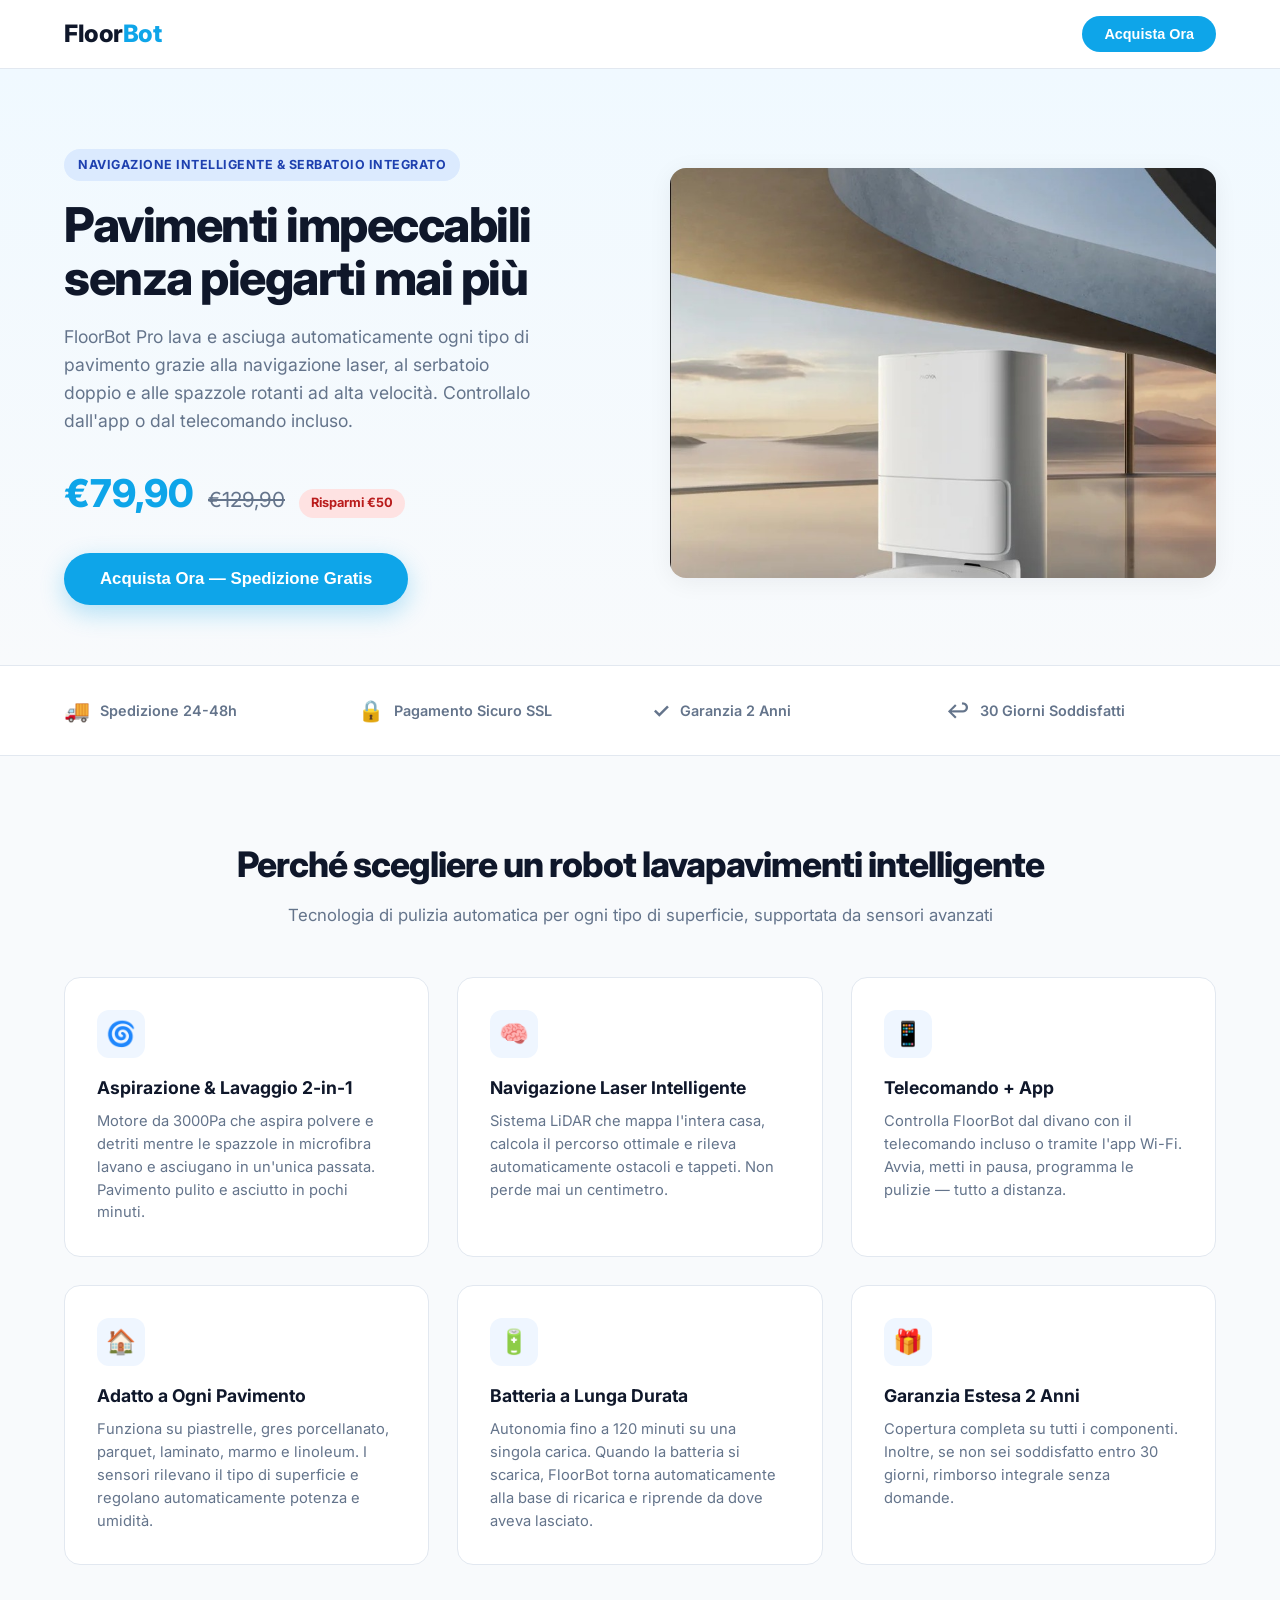
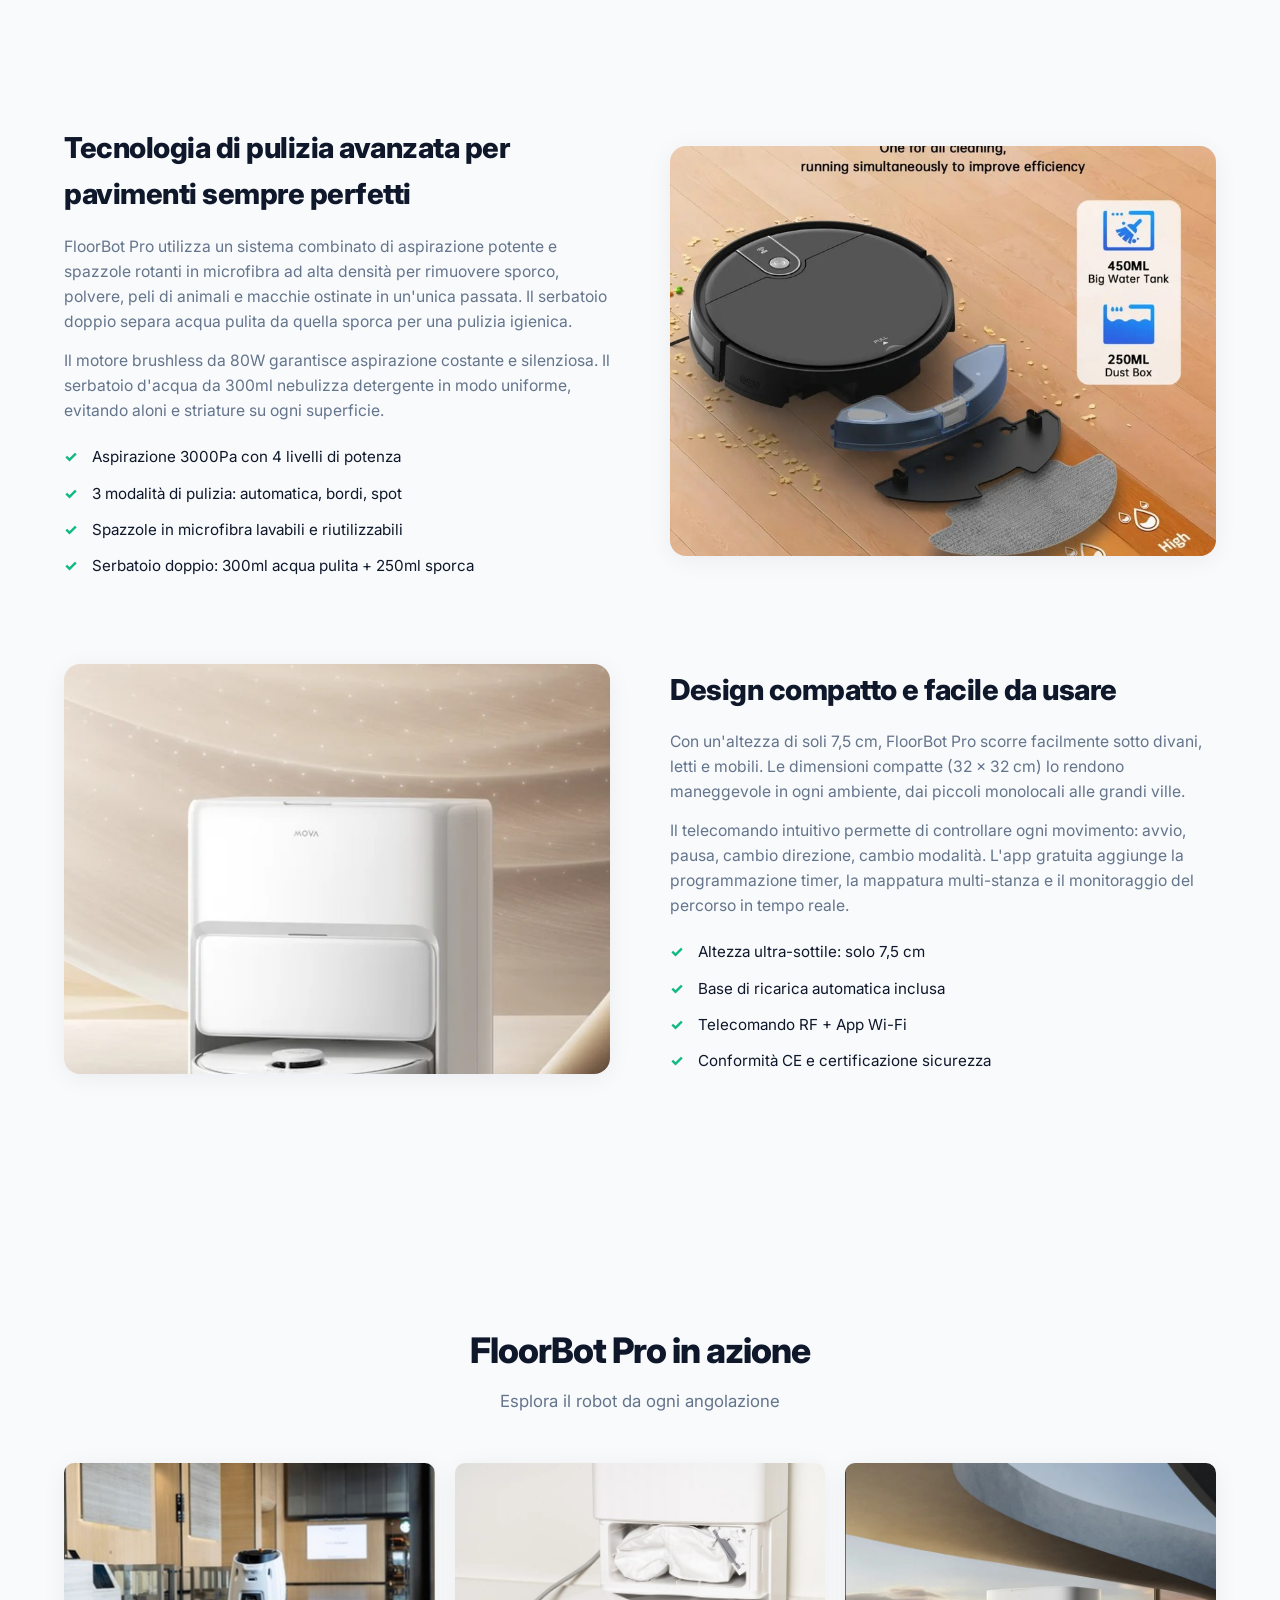
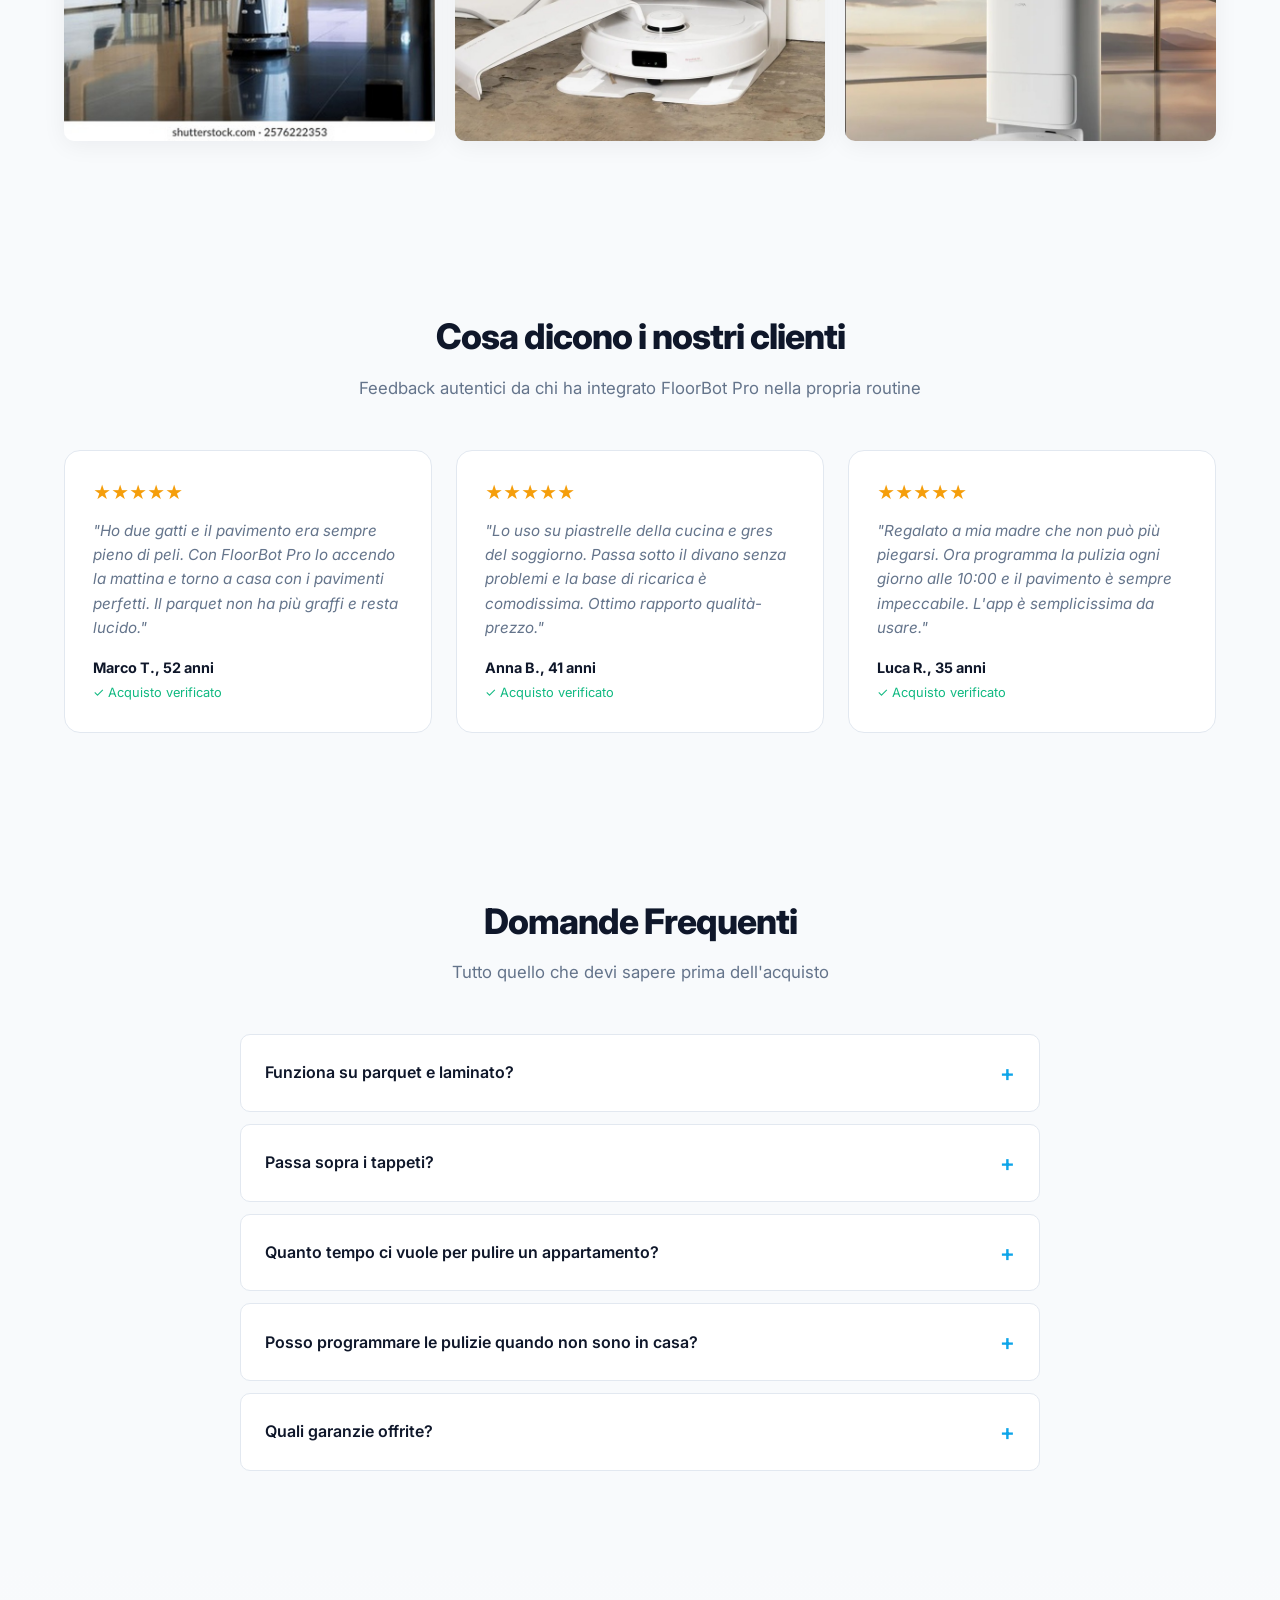
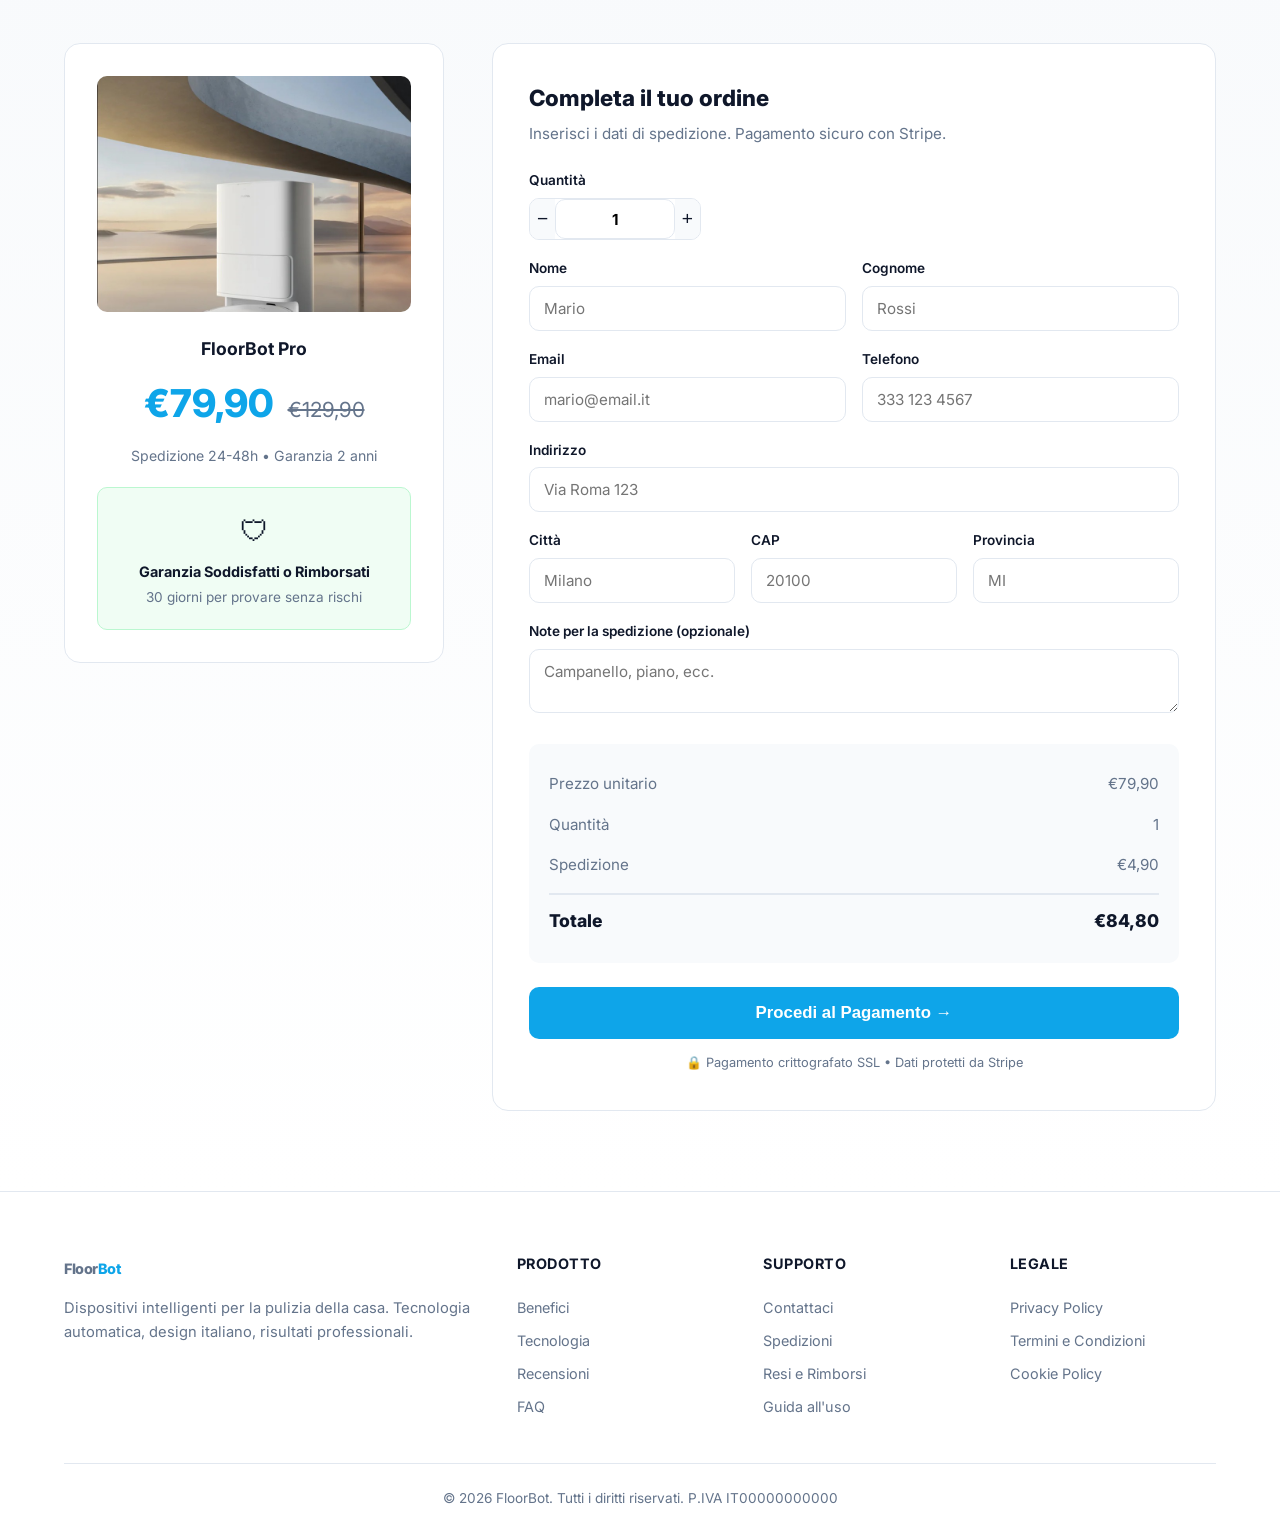
<file: index.html>
<!DOCTYPE html>
<html lang="it">
<head>
  <meta charset="UTF-8">
  <meta name="viewport" content="width=device-width, initial-scale=1.0">
  <meta http-equiv="Cache-Control" content="no-cache, no-store, must-revalidate">
  <meta http-equiv="Pragma" content="no-cache">
  <meta http-equiv="Expires" content="0">
  <title>FloorBot Pro | Robot Lavapavimenti Automatico — Pavimenti Lucidi Senza Sforzo</title>
  <meta name="description" content="Robot lavapavimenti automatico con navigazione intelligente e serbatoio integrato. Pulisce piastrelle, parquet, laminato e gres. Spedizione gratuita sopra 50€.">
  <link rel="preconnect" href="https://fonts.googleapis.com">
  <link href="https://fonts.googleapis.com/css2?family=Inter:wght@400;500;600;700;800&display=swap" rel="stylesheet">
  <link rel="stylesheet" href="css/style.css">
</head>
<body>
  <div class="deploy-banner" id="deployBanner">
    ⚠️ <strong>Modalità demo:</strong> il checkout è disattivato perché le Edge Functions non sono ancora deployate su Supabase.
    <a href="#" onclick="document.getElementById('deployBanner').style.display='none';return false;">Nascondi</a>
  </div>

  <header class="header">
    <div class="container header-inner">
      <a href="/" class="logo">Floor<span>Bot</span></a>
      <button class="nav-cta" onclick="openCheckout()">Acquista Ora</button>
    </div>
  </header>

  <section class="hero">
    <div class="container hero-grid">
      <div class="hero-content">
        <span class="hero-badge">Navigazione Intelligente &amp; Serbatoio Integrato</span>
        <h1>Pavimenti impeccabili senza piegarti mai più</h1>
        <p class="hero-sub">FloorBot Pro lava e asciuga automaticamente ogni tipo di pavimento grazie alla navigazione laser, al serbatoio doppio e alle spazzole rotanti ad alta velocità. Controllalo dall'app o dal telecomando incluso.</p>
        <div class="hero-price">
          <span class="price-current">€79,90</span>
          <span class="price-old">€129,90</span>
          <span class="price-save">Risparmi €50</span>
        </div>
        <button class="hero-cta" onclick="openCheckout()">
          Acquista Ora — Spedizione Gratis
        </button>
      </div>
      <div class="hero-img">
        <img src="assets/hero.svg" alt="FloorBot Pro Robot Lavapavimenti">
      </div>
    </div>
  </section>

  <section class="trust">
    <div class="container">
      <div class="trust-grid">
        <div class="trust-item"><div class="trust-icon">🚚</div> Spedizione 24-48 ore</div>
        <div class="trust-item"><div class="trust-icon">🔒</div> Pagamento Sicuro SSL</div>
        <div class="trust-item"><div class="trust-icon">✓</div> Garanzia 2 Anni</div>
        <div class="trust-item"><div class="trust-icon">↩</div> 30 Giorni Soddisfatti</div>
      </div>
    </div>
  </section>

  <section class="benefits" id="benefici">
    <div class="container">
      <h2 class="section-title">Perché scegliere un robot lavapavimenti intelligente</h2>
      <p class="section-sub">Tecnologia di pulizia automatica per ogni tipo di superficie, supportata da sensori avanzati</p>
      <div class="benefits-grid">
        <div class="benefit-card">
          <div class="benefit-icon">🌀</div>
          <h3>Aspirazione &amp; Lavaggio 2-in-1</h3>
          <p>Motore da 3000Pa che aspira polvere e detriti mentre le spazzole in microfibra lavano e asciugano in un'unica passata. Pavimento pulito e asciutto in pochi minuti.</p>
        </div>
        <div class="benefit-card">
          <div class="benefit-icon">🧠</div>
          <h3>Navigazione Laser Intelligente</h3>
          <p>Sistema LiDAR che mappa l'intera casa, calcola il percorso ottimale e rileva automaticamente ostacoli e tappeti. Non perde mai un centimetro.</p>
        </div>
        <div class="benefit-card">
          <div class="benefit-icon">📱</div>
          <h3>Telecomando + App</h3>
          <p>Controlla FloorBot dal divano con il telecomando incluso o tramite l'app Wi-Fi. Avvia, metti in pausa, programma le pulizie — tutto a distanza.</p>
        </div>
        <div class="benefit-card">
          <div class="benefit-icon">🏠</div>
          <h3>Adatto a Ogni Pavimento</h3>
          <p>Funziona su piastrelle, gres porcellanato, parquet, laminato, marmo e linoleum. I sensori rilevano il tipo di superficie e regolano automaticamente potenza e umidità.</p>
        </div>
        <div class="benefit-card">
          <div class="benefit-icon">🔋</div>
          <h3>Batteria a Lunga Durata</h3>
          <p>Autonomia fino a 120 minuti su una singola carica. Quando la batteria si scarica, FloorBot torna automaticamente alla base di ricarica e riprende da dove aveva lasciato.</p>
        </div>
        <div class="benefit-card">
          <div class="benefit-icon">🎁</div>
          <h3>Garanzia Estesa 2 Anni</h3>
          <p>Copertura completa su tutti i componenti. Inoltre, se non sei soddisfatto entro 30 giorni, rimborso integrale senza domande.</p>
        </div>
      </div>
    </div>
  </section>

  <section class="description" id="descrizione">
    <div class="container">
      <div class="desc-grid">
        <div class="desc-content">
          <h2>Tecnologia di pulizia avanzata per pavimenti sempre perfetti</h2>
          <p>FloorBot Pro utilizza un sistema combinato di aspirazione potente e spazzole rotanti in microfibra ad alta densità per rimuovere sporco, polvere, peli di animali e macchie ostinate in un'unica passata. Il serbatoio doppio separa acqua pulita da quella sporca per una pulizia igienica.</p>
          <p>Il motore brushless da 80W garantisce aspirazione costante e silenziosa. Il serbatoio d'acqua da 300ml nebulizza detergente in modo uniforme, evitando aloni e striature su ogni superficie.</p>
          <ul>
            <li>Aspirazione 3000Pa con 4 livelli di potenza</li>
            <li>3 modalità di pulizia: automatica, bordi, spot</li>
            <li>Spazzole in microfibra lavabili e riutilizzabili</li>
            <li>Serbatoio doppio: 300ml acqua pulita + 250ml sporca</li>
          </ul>
        </div>
        <div class="desc-img">
          <img src="assets/tecnologia.svg" alt="Tecnologia Pulizia Pavimenti">
        </div>
      </div>
      <div class="desc-grid reverse">
        <div class="desc-content">
          <h2>Design compatto e facile da usare</h2>
          <p>Con un'altezza di soli 7,5 cm, FloorBot Pro scorre facilmente sotto divani, letti e mobili. Le dimensioni compatte (32 × 32 cm) lo rendono maneggevole in ogni ambiente, dai piccoli monolocali alle grandi ville.</p>
          <p>Il telecomando intuitivo permette di controllare ogni movimento: avvio, pausa, cambio direzione, cambio modalità. L'app gratuita aggiunge la programmazione timer, la mappatura multi-stanza e il monitoraggio del percorso in tempo reale.</p>
          <ul>
            <li>Altezza ultra-sottile: solo 7,5 cm</li>
            <li>Base di ricarica automatica inclusa</li>
            <li>Telecomando RF + App Wi-Fi</li>
            <li>Conformità CE e certificazione sicurezza</li>
          </ul>
        </div>
        <div class="desc-img">
          <img src="assets/design.svg" alt="Design Compatto">
        </div>
      </div>
    </div>
  </section>

  <section class="gallery">
    <div class="container">
      <h2 class="section-title">FloorBot Pro in azione</h2>
      <p class="section-sub">Esplora il robot da ogni angolazione</p>
      <div class="gallery-grid">
        <div class="gallery-item">
          <img src="assets/gallery1.svg" alt="FloorBot su pavimento">
        </div>
        <div class="gallery-item">
          <img src="assets/gallery2.svg" alt="FloorBot con telecomando">
        </div>
        <div class="gallery-item">
          <img src="assets/hero.svg" alt="Dettaglio FloorBot">
        </div>
      </div>
    </div>
  </section>

  <section class="reviews" id="recensioni">
    <div class="container">
      <h2 class="section-title">Cosa dicono i nostri clienti</h2>
      <p class="section-sub">Feedback autentici da chi ha integrato FloorBot Pro nella propria routine</p>
      <div class="reviews-grid">
        <div class="review-card">
          <div class="stars">★★★★★</div>
          <p class="review-text">"Ho due gatti e il pavimento era sempre pieno di peli. Con FloorBot Pro lo accendo la mattina e torno a casa con i pavimenti perfetti. Il parquet non ha più graffi e resta lucido."</p>
          <div class="review-author">Marco T., 52 anni</div>
          <div class="review-verified">✓ Acquisto verificato</div>
        </div>
        <div class="review-card">
          <div class="stars">★★★★★</div>
          <p class="review-text">"Lo uso su piastrelle della cucina e gres del soggiorno. Passa sotto il divano senza problemi e la base di ricarica è comodissima. Ottimo rapporto qualità-prezzo."</p>
          <div class="review-author">Anna B., 41 anni</div>
          <div class="review-verified">✓ Acquisto verificato</div>
        </div>
        <div class="review-card">
          <div class="stars">★★★★★</div>
          <p class="review-text">"Regalato a mia madre che non può più piegarsi. Ora programma la pulizia ogni giorno alle 10:00 e il pavimento è sempre impeccabile. L'app è semplicissima da usare."</p>
          <div class="review-author">Luca R., 35 anni</div>
          <div class="review-verified">✓ Acquisto verificato</div>
        </div>
      </div>
    </div>
  </section>

  <section class="faq" id="faq">
    <div class="container">
      <h2 class="section-title">Domande Frequenti</h2>
      <p class="section-sub">Tutto quello che devi sapere prima dell'acquisto</p>
      <div class="faq-list">
        <div class="faq-item">
          <div class="faq-question">
            <span>Funziona su parquet e laminato?</span>
            <span class="faq-toggle">+</span>
          </div>
          <div class="faq-answer">Sì. FloorBot Pro è dotato di sensori che rilevano il tipo di pavimento e regolano automaticamente la quantità d'acqua e la potenza delle spazzole. Il parquet e il laminato vengono trattati con la modalità delicata per evitare graffi e eccesso di umidità.</div>
        </div>
        <div class="faq-item">
          <div class="faq-question">
            <span>Passa sopra i tappeti?</span>
            <span class="faq-toggle">+</span>
          </div>
          <div class="faq-answer">Sì, FloorBot Pro rileva automaticamente i tappeti e aumenta la potenza di aspirazione per pulirli a fondo. Se il tappeto è troppo spesso o con frange, puoi impostare zone vietate dall'app per evitare che il robot vi acceda.</div>
        </div>
        <div class="faq-item">
          <div class="faq-question">
            <span>Quanto tempo ci vuole per pulire un appartamento?</span>
            <span class="faq-toggle">+</span>
          </div>
          <div class="faq-answer">Un appartamento di 80 m² viene pulito in circa 45-60 minuti in modalità automatica. Il tempo varia in base al livello di sporco e alla disposizione dei mobili. L'autonomia di 120 minuti copre comodamente superfici fino a 150 m².</div>
        </div>
        <div class="faq-item">
          <div class="faq-question">
            <span>Posso programmare le pulizie quando non sono in casa?</span>
            <span class="faq-toggle">+</span>
          </div>
          <div class="faq-answer">Assolutamente sì. Tramite l'app Wi-Fi puoi programmare fino a 7 sessioni settimanali, scegliendo giorno, ora e modalità di pulizia. FloorBot partirà automaticamente, pulirà e tornerà alla base di ricarica senza alcun intervento.</div>
        </div>
        <div class="faq-item">
          <div class="faq-question">
            <span>Quali garanzie offrite?</span>
            <span class="faq-toggle">+</span>
          </div>
          <div class="faq-answer">FloorBot Pro è coperto da garanzia commerciale di 2 anni su tutti i componenti elettronici e meccanici. Inoltre, se non sei soddisfatto entro 30 giorni dall'acquisto, offriamo rimborso integrale senza necessità di motivazione.</div>
        </div>
      </div>
    </div>
  </section>

  <section class="checkout-section" id="checkout">
    <div class="container">
      <div class="checkout-grid">
        <div class="checkout-product">
          <img src="assets/hero.svg" alt="FloorBot Pro">
          <h3>FloorBot Pro — Robot Lavapavimenti Automatico</h3>
          <div class="hero-price" style="justify-content:center;margin:10px 0;">
            <span class="price-current">€79,90</span>
            <span class="price-old">€129,90</span>
          </div>
          <p style="text-align:center;color:var(--text-light);font-size:0.88rem;">Spedizione 24-48h • Garanzia 2 anni</p>
          <div class="guarantee-box">
            <div class="icon">🛡</div>
            <h4>Garanzia Soddisfatti o Rimborsati</h4>
            <p>30 giorni per provare senza rischi</p>
          </div>
        </div>

        <div class="checkout-form">
          <h2>Completa il tuo ordine</h2>
          <p>Inserisci i dati di spedizione. Pagamento sicuro con Stripe.</p>

          <div class="alert error" id="alertBox">
            <span>⚠</span> <span id="alertMsg"></span>
          </div>

          <div id="orderSavedBanner" class="order-saved-banner">
            <span class="icon">✓</span>
            <span>Ordine salvato con successo! Ti stiamo reindirizzando al pagamento sicuro...</span>
          </div>

          <div class="form-group">
            <label>Quantità</label>
            <div class="qty-selector">
              <button type="button" class="qty-btn" onclick="changeQty(-1)">−</button>
              <input type="number" class="qty-input" id="qty" value="1" min="1" max="10" readonly>
              <button type="button" class="qty-btn" onclick="changeQty(1)">+</button>
            </div>
          </div>

          <div class="form-row">
            <div class="form-group">
              <label>Nome</label>
              <input type="text" id="nome" placeholder="Mario" required>
            </div>
            <div class="form-group">
              <label>Cognome</label>
              <input type="text" id="cognome" placeholder="Rossi" required>
            </div>
          </div>

          <div class="form-row">
            <div class="form-group">
              <label>Email</label>
              <input type="email" id="email" placeholder="mario@email.it" required>
            </div>
            <div class="form-group">
              <label>Telefono</label>
              <input type="tel" id="telefono" placeholder="333 123 4567">
            </div>
          </div>

          <div class="form-group">
            <label>Indirizzo</label>
            <input type="text" id="indirizzo" placeholder="Via Roma 123" required>
          </div>

          <div class="form-row three">
            <div class="form-group">
              <label>Città</label>
              <input type="text" id="citta" placeholder="Milano" required>
            </div>
            <div class="form-group">
              <label>CAP</label>
              <input type="text" id="cap" placeholder="20100" required>
            </div>
            <div class="form-group">
              <label>Provincia</label>
              <input type="text" id="provincia" placeholder="MI" required>
            </div>
          </div>

          <div class="form-group">
            <label>Note per la spedizione (opzionale)</label>
            <textarea id="note" rows="2" placeholder="Campanello, piano, ecc."></textarea>
          </div>

          <div class="order-summary">
            <div class="summary-row">
              <span>Prezzo unitario</span>
              <span id="summaryPrice">€79,90</span>
            </div>
            <div class="summary-row">
              <span>Quantità</span>
              <span id="summaryQty">1</span>
            </div>
            <div class="summary-row">
              <span>Spedizione</span>
              <span id="summaryShipping">€4,90</span>
            </div>
            <div class="summary-row total">
              <span>Totale</span>
              <span id="summaryTotal">€84,80</span>
            </div>
          </div>

          <button type="button" class="submit-btn" id="submitBtn" onclick="submitOrder()">
            <span class="spinner" id="spinner"></span>
            <span id="btnText">Procedi al Pagamento →</span>
          </button>
          <div class="secure-note">
            🔒 Pagamento crittografato SSL • Dati protetti da Stripe
          </div>
        </div>
      </div>
    </div>
  </section>

  <footer class="footer">
    <div class="container">
      <div class="footer-grid">
        <div class="footer-brand">
          <a href="/" class="logo">Floor<span>Bot</span></a>
          <p>Dispositivi intelligenti per la pulizia della casa. Tecnologia automatica, design italiano, risultati professionali.</p>
        </div>
        <div>
          <h4>Prodotto</h4>
          <a href="/#benefici">Benefici</a>
          <a href="/#descrizione">Tecnologia</a>
          <a href="/#recensioni">Recensioni</a>
          <a href="/#faq">FAQ</a>
        </div>
        <div>
          <h4>Supporto</h4>
          <a href="contatti.html">Contattaci</a>
          <a href="spedizioni.html">Spedizioni</a>
          <a href="resi.html">Resi e Rimborsi</a>
          <a href="guida.html">Guida all'uso</a>
        </div>
        <div>
          <h4>Legale</h4>
          <a href="privacy.html">Privacy Policy</a>
          <a href="termini.html">Termini e Condizioni</a>
          <a href="cookie.html">Cookie Policy</a>
        </div>
      </div>
      <div class="footer-bottom">
        © 2026 FloorBot. Tutti i diritti riservati. P.IVA IT00000000000
      </div>
    </div>
  </footer>

  <script src="js/config.js?v=2"></script>
  <script src="js/product.js?v=2"></script>
  <script src="js/cart.js?v=2"></script>
  <script src="js/main.js?v=2"></script>
</body>
</html>
</file>
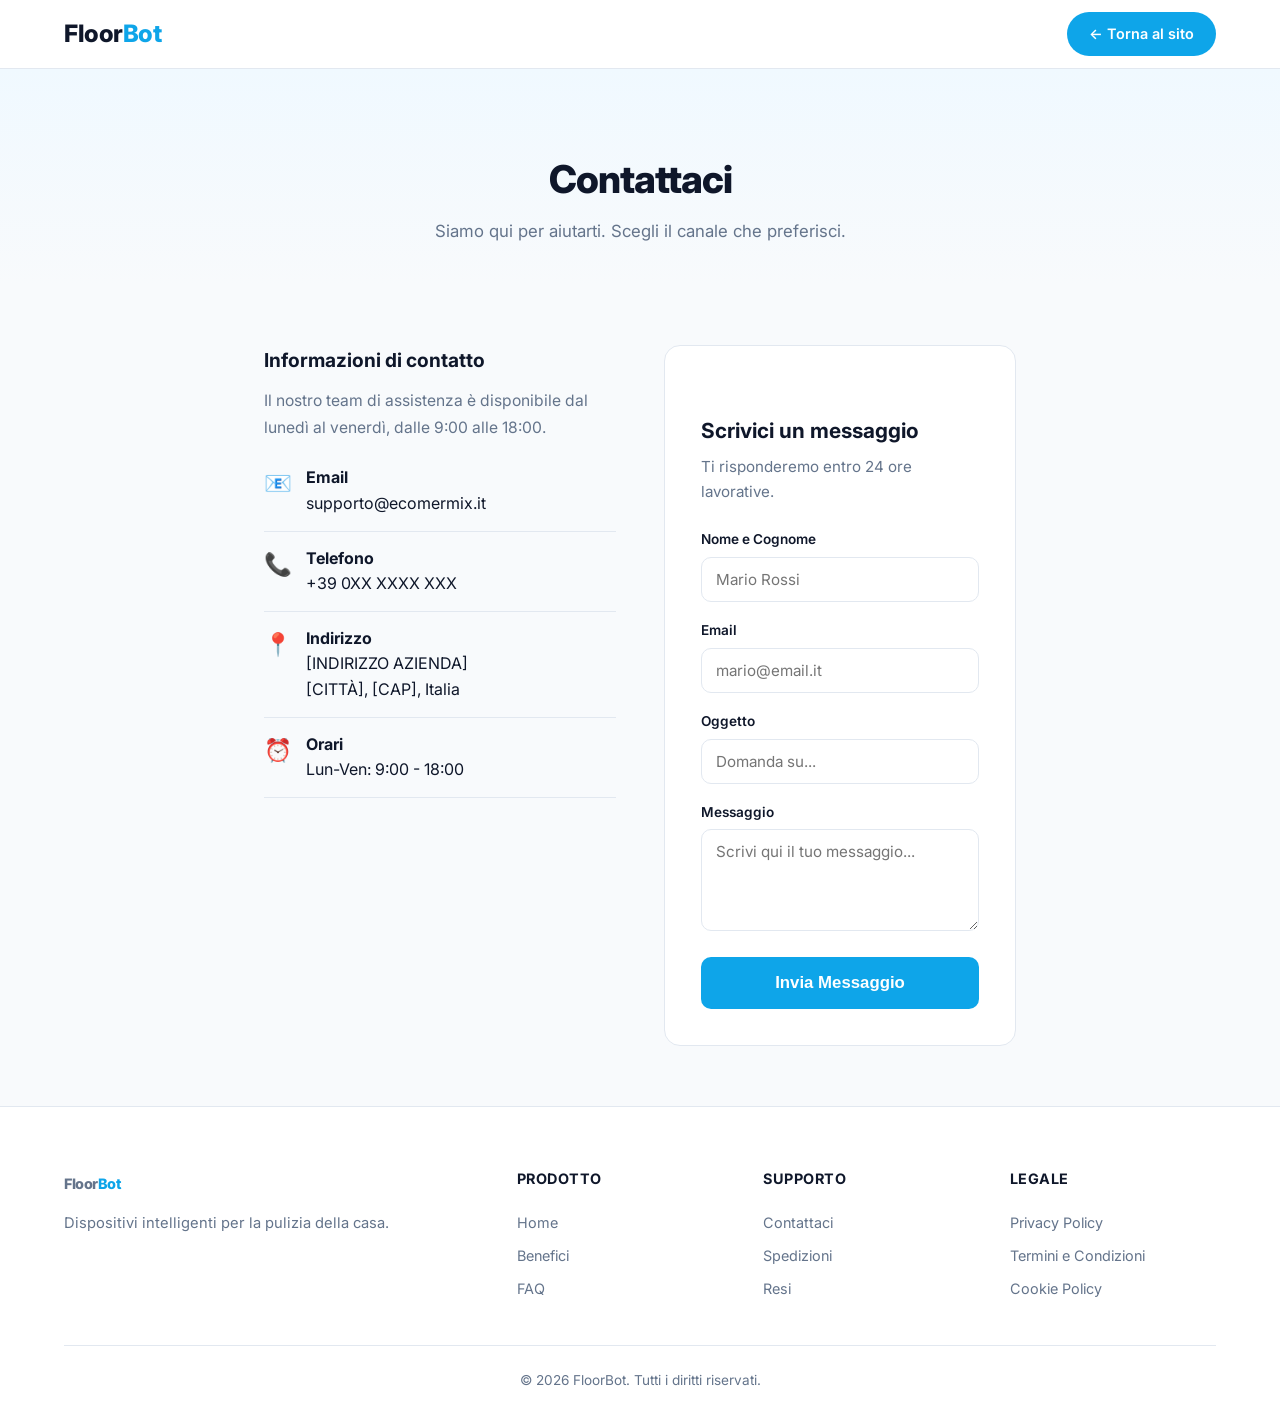
<file: contatti.html>
<!DOCTYPE html>
<html lang="it">
<head>
  <meta charset="UTF-8">
  <meta name="viewport" content="width=device-width, initial-scale=1.0">
  <title>Contattaci | FloorBot Pro</title>
  <link rel="preconnect" href="https://fonts.googleapis.com">
  <link href="https://fonts.googleapis.com/css2?family=Inter:wght@400;500;600;700;800&display=swap" rel="stylesheet">
  <link rel="stylesheet" href="css/style.css">
</head>
<body>
  <header class="header">
    <div class="container header-inner">
      <a href="/" class="logo">Floor<span>Bot</span></a>
      <a href="/" class="nav-cta">← Torna al sito</a>
    </div>
  </header>

  <section class="page-header">
    <div class="container">
      <h1>Contattaci</h1>
      <p>Siamo qui per aiutarti. Scegli il canale che preferisci.</p>
    </div>
  </section>

  <section class="page-content">
    <div class="container">
      <div class="contact-grid">
        <div class="contact-info">
          <h3>Informazioni di contatto</h3>
          <p>Il nostro team di assistenza è disponibile dal lunedì al venerdì, dalle 9:00 alle 18:00.</p>

          <div class="contact-item">
            <div class="contact-icon">📧</div>
            <div>
              <strong>Email</strong><br>
              <span>supporto@ecomermix.it</span>
            </div>
          </div>

          <div class="contact-item">
            <div class="contact-icon">📞</div>
            <div>
              <strong>Telefono</strong><br>
              <span>+39 0XX XXXX XXX</span>
            </div>
          </div>

          <div class="contact-item">
            <div class="contact-icon">📍</div>
            <div>
              <strong>Indirizzo</strong><br>
              <span>[INDIRIZZO AZIENDA]<br>[CITTÀ], [CAP], Italia</span>
            </div>
          </div>

          <div class="contact-item">
            <div class="contact-icon">⏰</div>
            <div>
              <strong>Orari</strong><br>
              <span>Lun-Ven: 9:00 - 18:00</span>
            </div>
          </div>
        </div>

        <div class="checkout-form" style="padding:36px;">
          <h2 style="font-size:1.3rem;margin-bottom:6px;">Scrivici un messaggio</h2>
          <p style="color:var(--text-light);margin-bottom:24px;font-size:0.95rem;">Ti risponderemo entro 24 ore lavorative.</p>

          <div class="form-group">
            <label>Nome e Cognome</label>
            <input type="text" placeholder="Mario Rossi">
          </div>
          <div class="form-group">
            <label>Email</label>
            <input type="email" placeholder="mario@email.it">
          </div>
          <div class="form-group">
            <label>Oggetto</label>
            <input type="text" placeholder="Domanda su...">
          </div>
          <div class="form-group">
            <label>Messaggio</label>
            <textarea rows="4" placeholder="Scrivi qui il tuo messaggio..."></textarea>
          </div>
          <button type="button" class="submit-btn" onclick="alert('Form di contatto demo — configura l'invio email quando vuoi.')">
            Invia Messaggio
          </button>
        </div>
      </div>
    </div>
  </section>

  <footer class="footer">
    <div class="container">
      <div class="footer-grid">
        <div class="footer-brand"><a href="/" class="logo">Floor<span>Bot</span></a><p>Dispositivi intelligenti per la pulizia della casa.</p></div>
        <div><h4>Prodotto</h4><a href="/">Home</a><a href="/#benefici">Benefici</a><a href="/#faq">FAQ</a></div>
        <div><h4>Supporto</h4><a href="contatti.html">Contattaci</a><a href="spedizioni.html">Spedizioni</a><a href="resi.html">Resi</a></div>
        <div><h4>Legale</h4><a href="privacy.html">Privacy Policy</a><a href="termini.html">Termini e Condizioni</a><a href="cookie.html">Cookie Policy</a></div>
      </div>
      <div class="footer-bottom">© 2026 FloorBot. Tutti i diritti riservati.</div>
    </div>
  </footer>
</body>
</html>
</file>
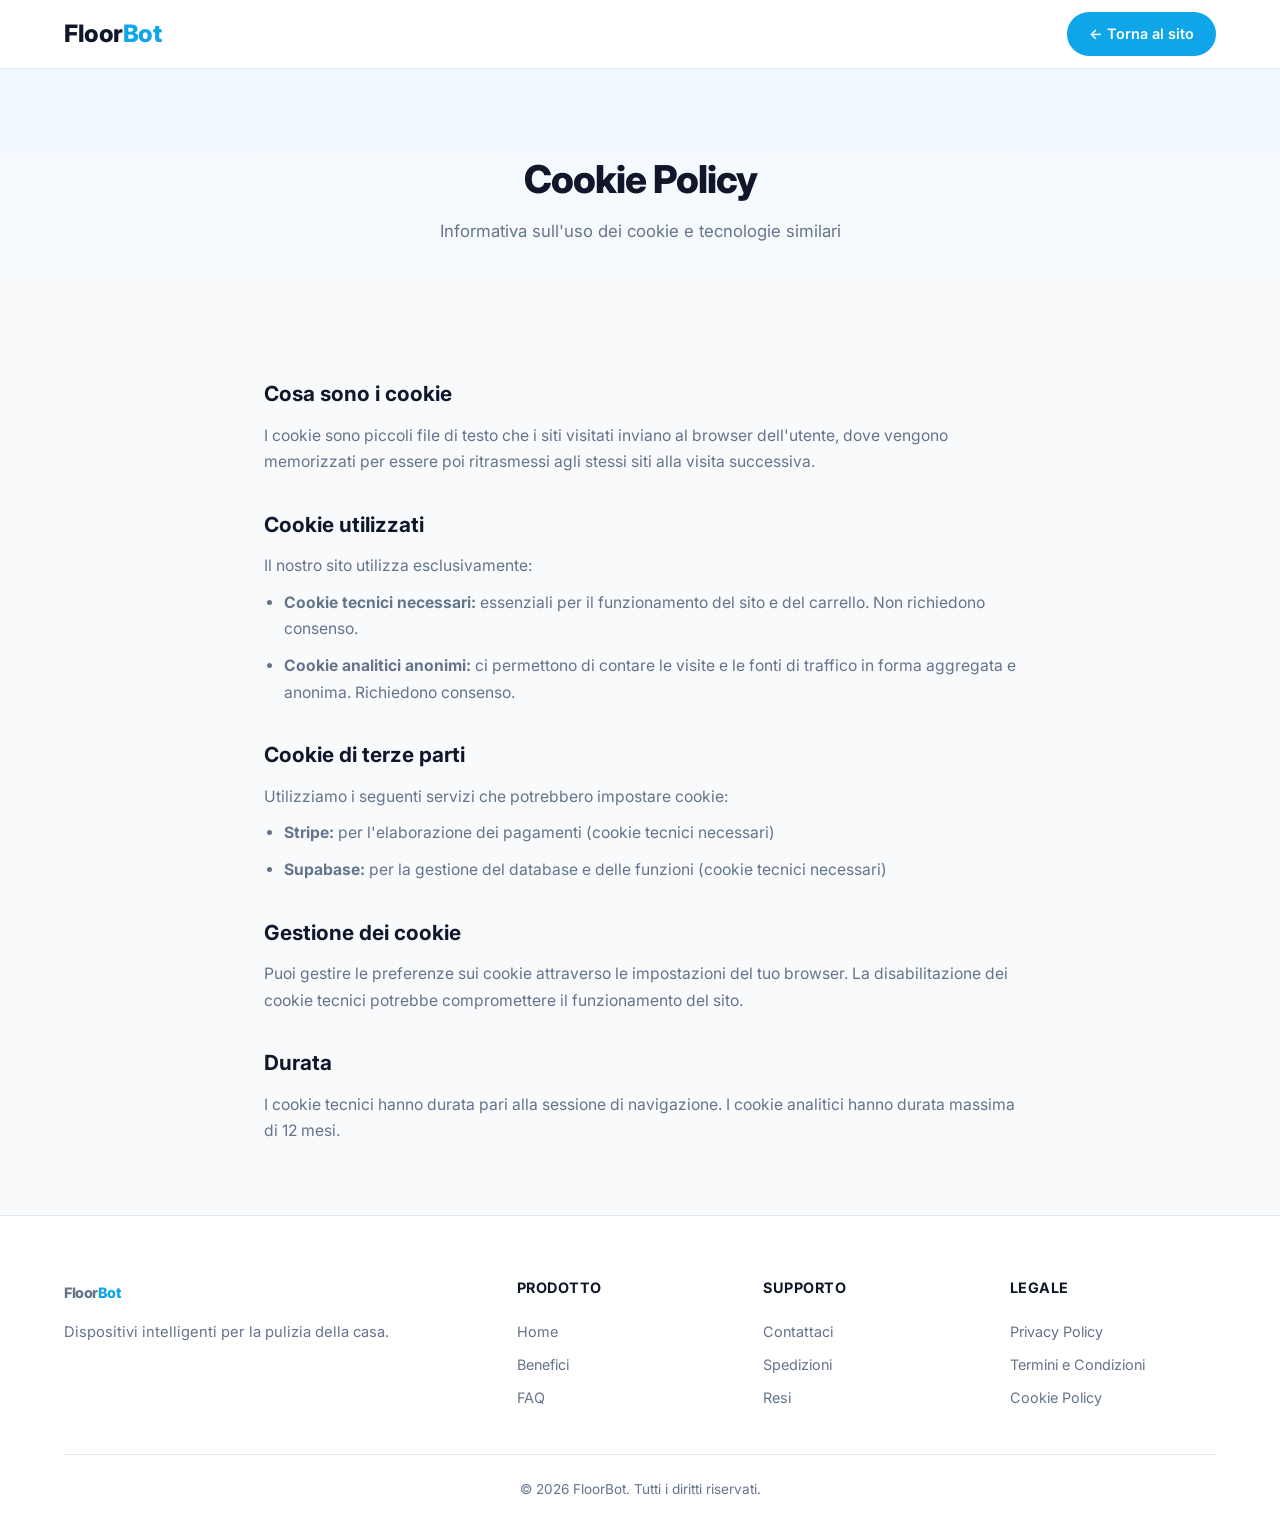
<file: cookie.html>
<!DOCTYPE html>
<html lang="it">
<head>
  <meta charset="UTF-8">
  <meta name="viewport" content="width=device-width, initial-scale=1.0">
  <title>Cookie Policy | FloorBot Pro</title>
  <link rel="preconnect" href="https://fonts.googleapis.com">
  <link href="https://fonts.googleapis.com/css2?family=Inter:wght@400;500;600;700;800&display=swap" rel="stylesheet">
  <link rel="stylesheet" href="css/style.css">
</head>
<body>
  <header class="header">
    <div class="container header-inner">
      <a href="/" class="logo">Floor<span>Bot</span></a>
      <a href="/" class="nav-cta">← Torna al sito</a>
    </div>
  </header>

  <section class="page-header">
    <div class="container">
      <h1>Cookie Policy</h1>
      <p>Informativa sull'uso dei cookie e tecnologie similari</p>
    </div>
  </section>

  <section class="page-content">
    <div class="container">
      <h2>Cosa sono i cookie</h2>
      <p>I cookie sono piccoli file di testo che i siti visitati inviano al browser dell'utente, dove vengono memorizzati per essere poi ritrasmessi agli stessi siti alla visita successiva.</p>

      <h2>Cookie utilizzati</h2>
      <p>Il nostro sito utilizza esclusivamente:</p>
      <ul>
        <li><strong>Cookie tecnici necessari:</strong> essenziali per il funzionamento del sito e del carrello. Non richiedono consenso.</li>
        <li><strong>Cookie analitici anonimi:</strong> ci permettono di contare le visite e le fonti di traffico in forma aggregata e anonima. Richiedono consenso.</li>
      </ul>

      <h2>Cookie di terze parti</h2>
      <p>Utilizziamo i seguenti servizi che potrebbero impostare cookie:</p>
      <ul>
        <li><strong>Stripe:</strong> per l'elaborazione dei pagamenti (cookie tecnici necessari)</li>
        <li><strong>Supabase:</strong> per la gestione del database e delle funzioni (cookie tecnici necessari)</li>
      </ul>

      <h2>Gestione dei cookie</h2>
      <p>Puoi gestire le preferenze sui cookie attraverso le impostazioni del tuo browser. La disabilitazione dei cookie tecnici potrebbe compromettere il funzionamento del sito.</p>

      <h2>Durata</h2>
      <p>I cookie tecnici hanno durata pari alla sessione di navigazione. I cookie analitici hanno durata massima di 12 mesi.</p>
    </div>
  </section>

  <footer class="footer">
    <div class="container">
      <div class="footer-grid">
        <div class="footer-brand"><a href="/" class="logo">Floor<span>Bot</span></a><p>Dispositivi intelligenti per la pulizia della casa.</p></div>
        <div><h4>Prodotto</h4><a href="/">Home</a><a href="/#benefici">Benefici</a><a href="/#faq">FAQ</a></div>
        <div><h4>Supporto</h4><a href="contatti.html">Contattaci</a><a href="spedizioni.html">Spedizioni</a><a href="resi.html">Resi</a></div>
        <div><h4>Legale</h4><a href="privacy.html">Privacy Policy</a><a href="termini.html">Termini e Condizioni</a><a href="cookie.html">Cookie Policy</a></div>
      </div>
      <div class="footer-bottom">© 2026 FloorBot. Tutti i diritti riservati.</div>
    </div>
  </footer>
</body>
</html>
</file>
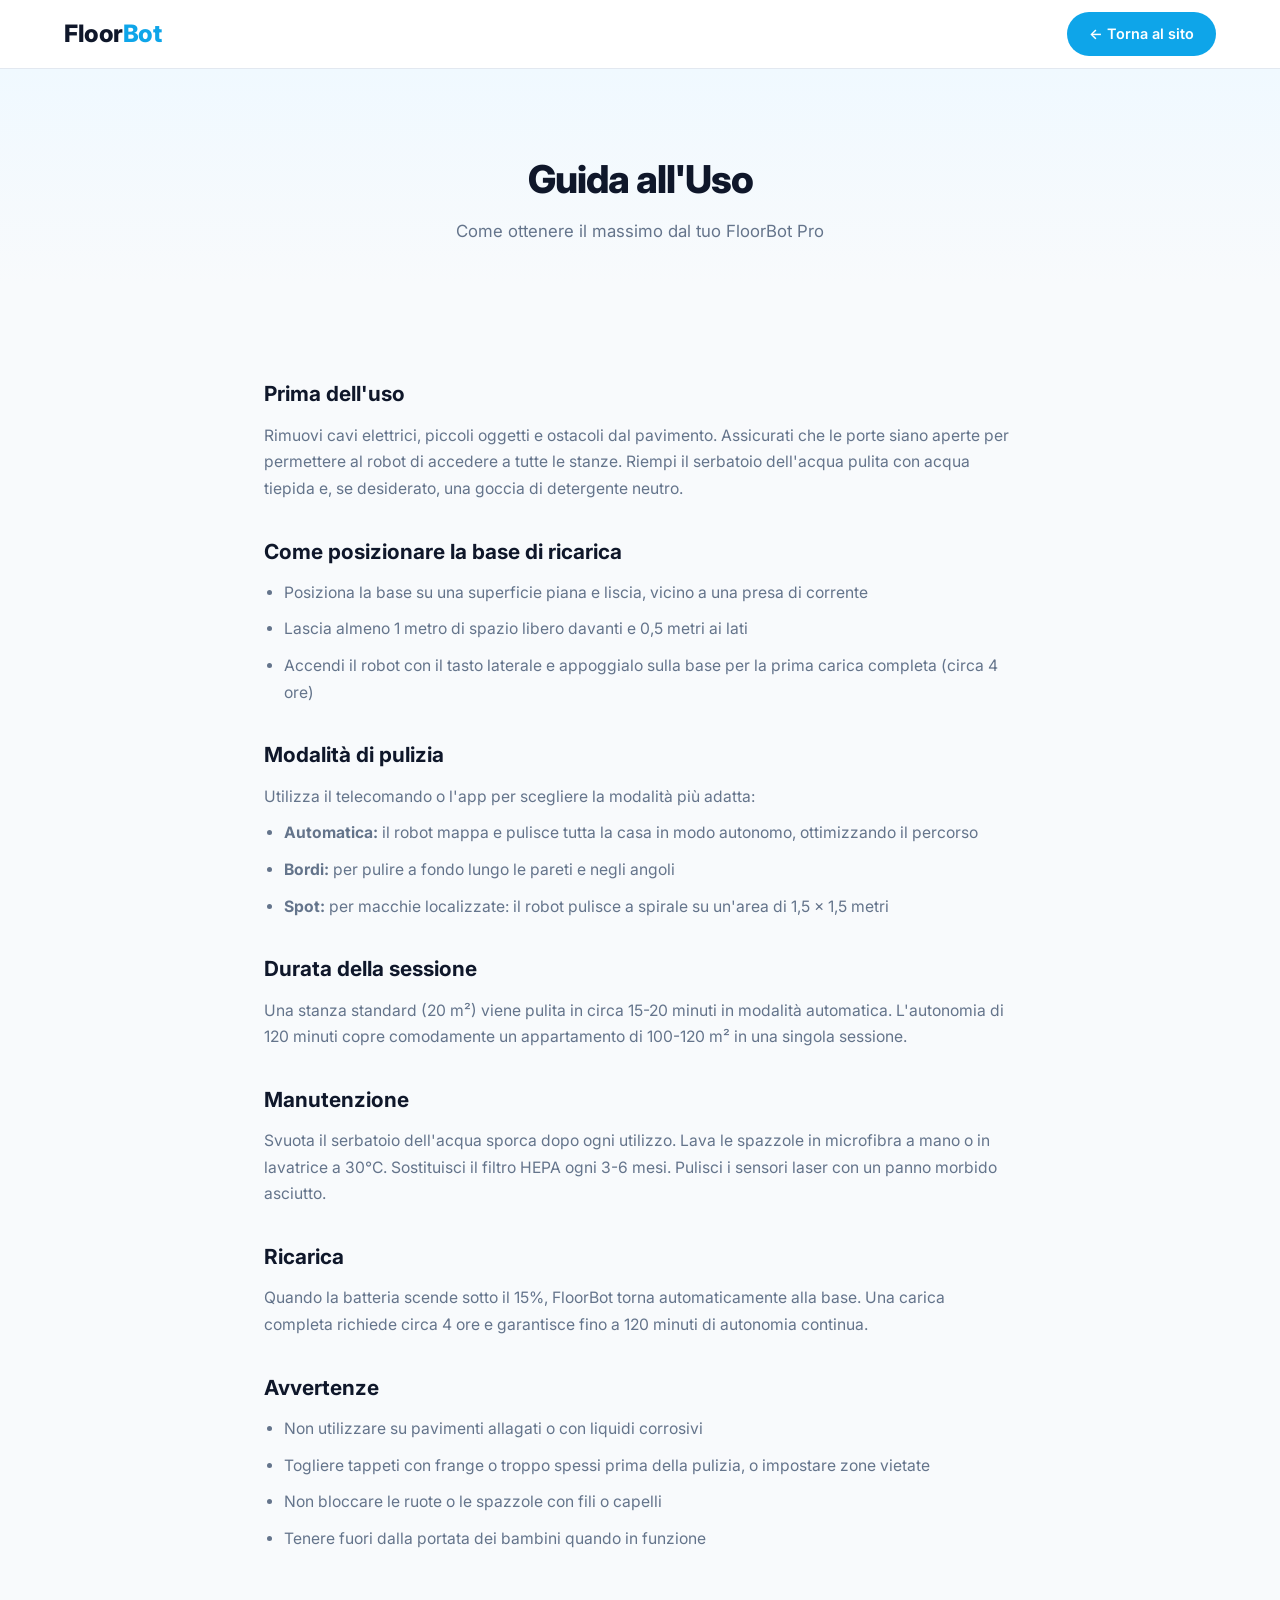
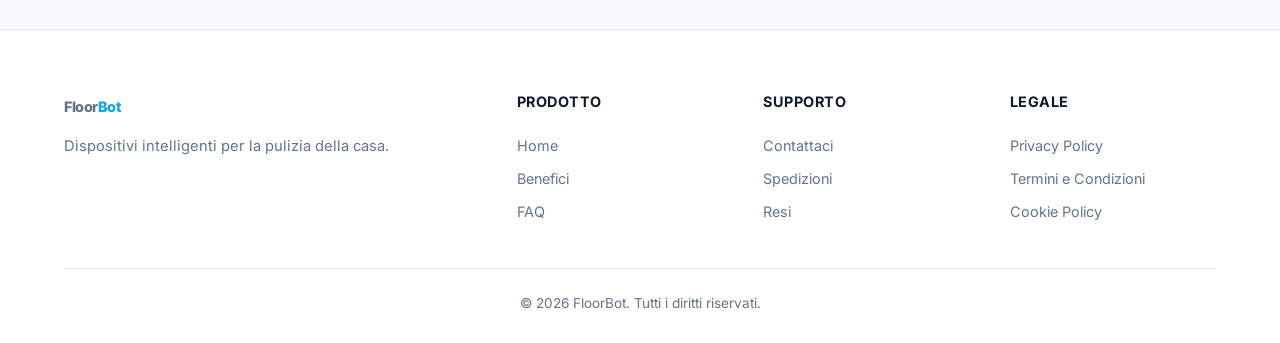
<file: guida.html>
<!DOCTYPE html>
<html lang="it">
<head>
  <meta charset="UTF-8">
  <meta name="viewport" content="width=device-width, initial-scale=1.0">
  <title>Guida all'Uso | FloorBot Pro</title>
  <link rel="preconnect" href="https://fonts.googleapis.com">
  <link href="https://fonts.googleapis.com/css2?family=Inter:wght@400;500;600;700;800&display=swap" rel="stylesheet">
  <link rel="stylesheet" href="css/style.css">
</head>
<body>
  <header class="header">
    <div class="container header-inner">
      <a href="/" class="logo">Floor<span>Bot</span></a>
      <a href="/" class="nav-cta">← Torna al sito</a>
    </div>
  </header>

  <section class="page-header">
    <div class="container">
      <h1>Guida all'Uso</h1>
      <p>Come ottenere il massimo dal tuo FloorBot Pro</p>
    </div>
  </section>

  <section class="page-content">
    <div class="container">
      <h2>Prima dell'uso</h2>
      <p>Rimuovi cavi elettrici, piccoli oggetti e ostacoli dal pavimento. Assicurati che le porte siano aperte per permettere al robot di accedere a tutte le stanze. Riempi il serbatoio dell'acqua pulita con acqua tiepida e, se desiderato, una goccia di detergente neutro.</p>

      <h2>Come posizionare la base di ricarica</h2>
      <ul>
        <li>Posiziona la base su una superficie piana e liscia, vicino a una presa di corrente</li>
        <li>Lascia almeno 1 metro di spazio libero davanti e 0,5 metri ai lati</li>
        <li>Accendi il robot con il tasto laterale e appoggialo sulla base per la prima carica completa (circa 4 ore)</li>
      </ul>

      <h2>Modalità di pulizia</h2>
      <p>Utilizza il telecomando o l'app per scegliere la modalità più adatta:</p>
      <ul>
        <li><strong>Automatica:</strong> il robot mappa e pulisce tutta la casa in modo autonomo, ottimizzando il percorso</li>
        <li><strong>Bordi:</strong> per pulire a fondo lungo le pareti e negli angoli</li>
        <li><strong>Spot:</strong> per macchie localizzate: il robot pulisce a spirale su un'area di 1,5 × 1,5 metri</li>
      </ul>

      <h2>Durata della sessione</h2>
      <p>Una stanza standard (20 m²) viene pulita in circa 15-20 minuti in modalità automatica. L'autonomia di 120 minuti copre comodamente un appartamento di 100-120 m² in una singola sessione.</p>

      <h2>Manutenzione</h2>
      <p>Svuota il serbatoio dell'acqua sporca dopo ogni utilizzo. Lava le spazzole in microfibra a mano o in lavatrice a 30°C. Sostituisci il filtro HEPA ogni 3-6 mesi. Pulisci i sensori laser con un panno morbido asciutto.</p>

      <h2>Ricarica</h2>
      <p>Quando la batteria scende sotto il 15%, FloorBot torna automaticamente alla base. Una carica completa richiede circa 4 ore e garantisce fino a 120 minuti di autonomia continua.</p>

      <h2>Avvertenze</h2>
      <ul>
        <li>Non utilizzare su pavimenti allagati o con liquidi corrosivi</li>
        <li>Togliere tappeti con frange o troppo spessi prima della pulizia, o impostare zone vietate</li>
        <li>Non bloccare le ruote o le spazzole con fili o capelli</li>
        <li>Tenere fuori dalla portata dei bambini quando in funzione</li>
      </ul>
    </div>
  </section>

  <footer class="footer">
    <div class="container">
      <div class="footer-grid">
        <div class="footer-brand"><a href="/" class="logo">Floor<span>Bot</span></a><p>Dispositivi intelligenti per la pulizia della casa.</p></div>
        <div><h4>Prodotto</h4><a href="/">Home</a><a href="/#benefici">Benefici</a><a href="/#faq">FAQ</a></div>
        <div><h4>Supporto</h4><a href="contatti.html">Contattaci</a><a href="spedizioni.html">Spedizioni</a><a href="resi.html">Resi</a></div>
        <div><h4>Legale</h4><a href="privacy.html">Privacy Policy</a><a href="termini.html">Termini e Condizioni</a><a href="cookie.html">Cookie Policy</a></div>
      </div>
      <div class="footer-bottom">© 2026 FloorBot. Tutti i diritti riservati.</div>
    </div>
  </footer>
</body>
</html>
</file>
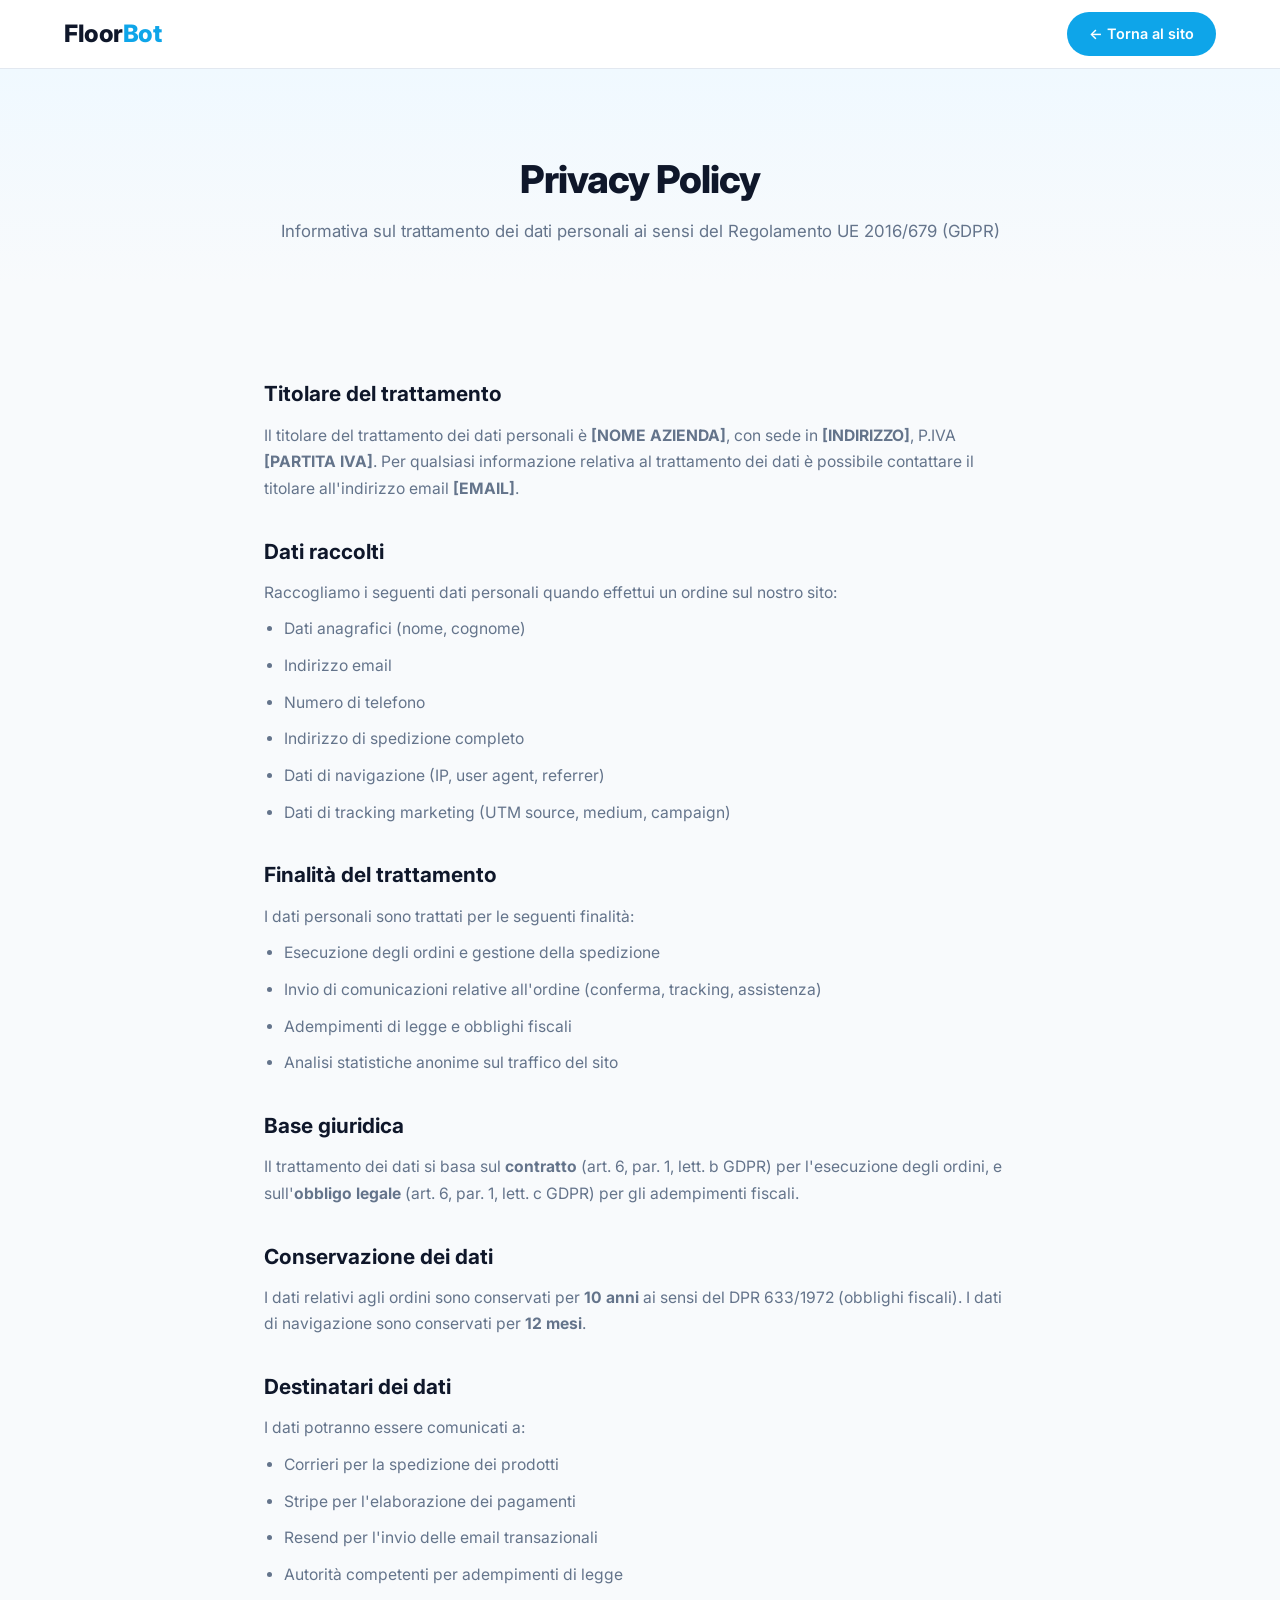
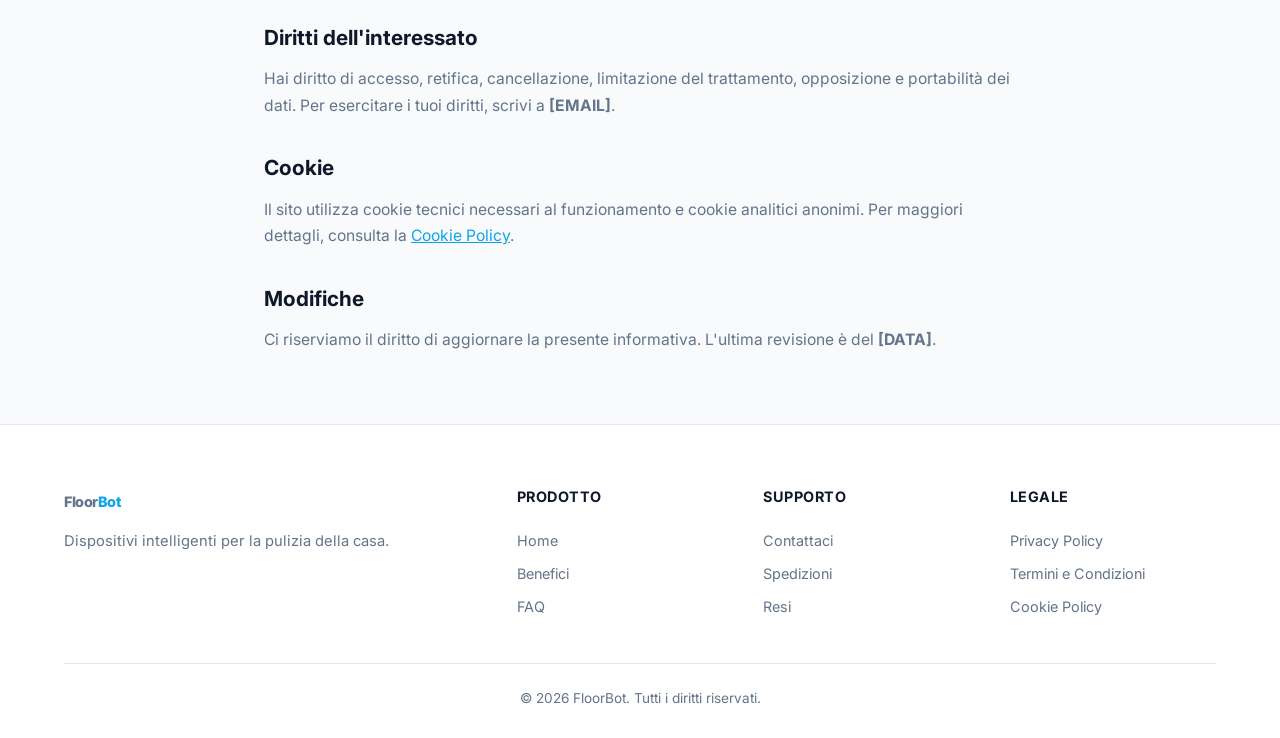
<file: privacy.html>
<!DOCTYPE html>
<html lang="it">
<head>
  <meta charset="UTF-8">
  <meta name="viewport" content="width=device-width, initial-scale=1.0">
  <title>Privacy Policy | FloorBot Pro</title>
  <link rel="preconnect" href="https://fonts.googleapis.com">
  <link href="https://fonts.googleapis.com/css2?family=Inter:wght@400;500;600;700;800&display=swap" rel="stylesheet">
  <link rel="stylesheet" href="css/style.css">
</head>
<body>
  <header class="header">
    <div class="container header-inner">
      <a href="/" class="logo">Floor<span>Bot</span></a>
      <a href="/" class="nav-cta">← Torna al sito</a>
    </div>
  </header>

  <section class="page-header">
    <div class="container">
      <h1>Privacy Policy</h1>
      <p>Informativa sul trattamento dei dati personali ai sensi del Regolamento UE 2016/679 (GDPR)</p>
    </div>
  </section>

  <section class="page-content">
    <div class="container">
      <h2>Titolare del trattamento</h2>
      <p>Il titolare del trattamento dei dati personali è <strong>[NOME AZIENDA]</strong>, con sede in <strong>[INDIRIZZO]</strong>, P.IVA <strong>[PARTITA IVA]</strong>. Per qualsiasi informazione relativa al trattamento dei dati è possibile contattare il titolare all'indirizzo email <strong>[EMAIL]</strong>.</p>

      <h2>Dati raccolti</h2>
      <p>Raccogliamo i seguenti dati personali quando effettui un ordine sul nostro sito:</p>
      <ul>
        <li>Dati anagrafici (nome, cognome)</li>
        <li>Indirizzo email</li>
        <li>Numero di telefono</li>
        <li>Indirizzo di spedizione completo</li>
        <li>Dati di navigazione (IP, user agent, referrer)</li>
        <li>Dati di tracking marketing (UTM source, medium, campaign)</li>
      </ul>

      <h2>Finalità del trattamento</h2>
      <p>I dati personali sono trattati per le seguenti finalità:</p>
      <ul>
        <li>Esecuzione degli ordini e gestione della spedizione</li>
        <li>Invio di comunicazioni relative all'ordine (conferma, tracking, assistenza)</li>
        <li>Adempimenti di legge e obblighi fiscali</li>
        <li>Analisi statistiche anonime sul traffico del sito</li>
      </ul>

      <h2>Base giuridica</h2>
      <p>Il trattamento dei dati si basa sul <strong>contratto</strong> (art. 6, par. 1, lett. b GDPR) per l'esecuzione degli ordini, e sull'<strong>obbligo legale</strong> (art. 6, par. 1, lett. c GDPR) per gli adempimenti fiscali.</p>

      <h2>Conservazione dei dati</h2>
      <p>I dati relativi agli ordini sono conservati per <strong>10 anni</strong> ai sensi del DPR 633/1972 (obblighi fiscali). I dati di navigazione sono conservati per <strong>12 mesi</strong>.</p>

      <h2>Destinatari dei dati</h2>
      <p>I dati potranno essere comunicati a:</p>
      <ul>
        <li>Corrieri per la spedizione dei prodotti</li>
        <li>Stripe per l'elaborazione dei pagamenti</li>
        <li>Resend per l'invio delle email transazionali</li>
        <li>Autorità competenti per adempimenti di legge</li>
      </ul>

      <h2>Diritti dell'interessato</h2>
      <p>Hai diritto di accesso, retifica, cancellazione, limitazione del trattamento, opposizione e portabilità dei dati. Per esercitare i tuoi diritti, scrivi a <strong>[EMAIL]</strong>.</p>

      <h2>Cookie</h2>
      <p>Il sito utilizza cookie tecnici necessari al funzionamento e cookie analitici anonimi. Per maggiori dettagli, consulta la <a href="cookie.html">Cookie Policy</a>.</p>

      <h2>Modifiche</h2>
      <p>Ci riserviamo il diritto di aggiornare la presente informativa. L'ultima revisione è del <strong>[DATA]</strong>.</p>
    </div>
  </section>

  <footer class="footer">
    <div class="container">
      <div class="footer-grid">
        <div class="footer-brand">
          <a href="/" class="logo">Floor<span>Bot</span></a>
          <p>Dispositivi intelligenti per la pulizia della casa.</p>
        </div>
        <div><h4>Prodotto</h4><a href="/">Home</a><a href="/#benefici">Benefici</a><a href="/#faq">FAQ</a></div>
        <div><h4>Supporto</h4><a href="contatti.html">Contattaci</a><a href="spedizioni.html">Spedizioni</a><a href="resi.html">Resi</a></div>
        <div><h4>Legale</h4><a href="privacy.html">Privacy Policy</a><a href="termini.html">Termini e Condizioni</a><a href="cookie.html">Cookie Policy</a></div>
      </div>
      <div class="footer-bottom">© 2026 FloorBot. Tutti i diritti riservati.</div>
    </div>
  </footer>
</body>
</html>
</file>
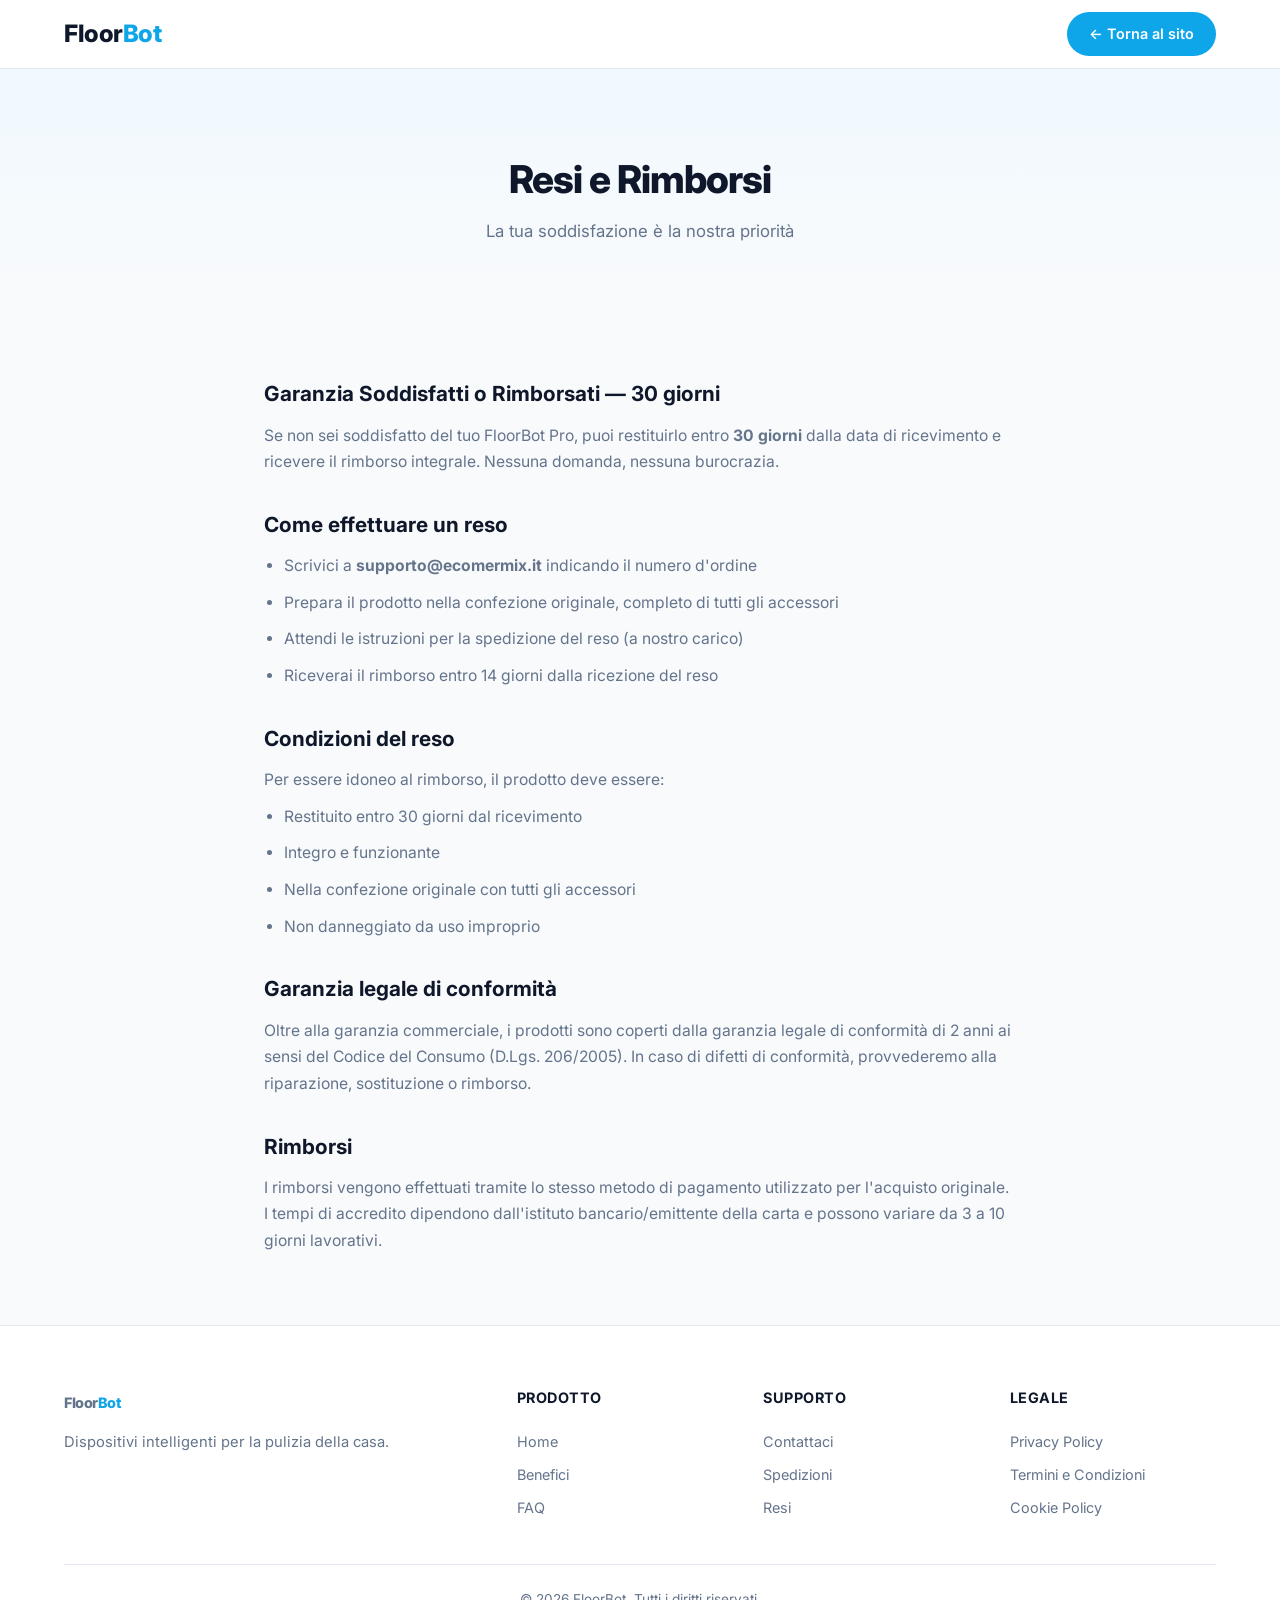
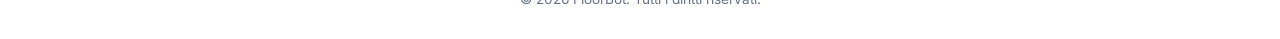
<file: resi.html>
<!DOCTYPE html>
<html lang="it">
<head>
  <meta charset="UTF-8">
  <meta name="viewport" content="width=device-width, initial-scale=1.0">
  <title>Resi e Rimborsi | FloorBot Pro</title>
  <link rel="preconnect" href="https://fonts.googleapis.com">
  <link href="https://fonts.googleapis.com/css2?family=Inter:wght@400;500;600;700;800&display=swap" rel="stylesheet">
  <link rel="stylesheet" href="css/style.css">
</head>
<body>
  <header class="header">
    <div class="container header-inner">
      <a href="/" class="logo">Floor<span>Bot</span></a>
      <a href="/" class="nav-cta">← Torna al sito</a>
    </div>
  </header>

  <section class="page-header">
    <div class="container">
      <h1>Resi e Rimborsi</h1>
      <p>La tua soddisfazione è la nostra priorità</p>
    </div>
  </section>

  <section class="page-content">
    <div class="container">
      <h2>Garanzia Soddisfatti o Rimborsati — 30 giorni</h2>
      <p>Se non sei soddisfatto del tuo FloorBot Pro, puoi restituirlo entro <strong>30 giorni</strong> dalla data di ricevimento e ricevere il rimborso integrale. Nessuna domanda, nessuna burocrazia.</p>

      <h2>Come effettuare un reso</h2>
      <ul>
        <li>Scrivici a <strong>supporto@ecomermix.it</strong> indicando il numero d'ordine</li>
        <li>Prepara il prodotto nella confezione originale, completo di tutti gli accessori</li>
        <li>Attendi le istruzioni per la spedizione del reso (a nostro carico)</li>
        <li>Riceverai il rimborso entro 14 giorni dalla ricezione del reso</li>
      </ul>

      <h2>Condizioni del reso</h2>
      <p>Per essere idoneo al rimborso, il prodotto deve essere:</p>
      <ul>
        <li>Restituito entro 30 giorni dal ricevimento</li>
        <li>Integro e funzionante</li>
        <li>Nella confezione originale con tutti gli accessori</li>
        <li>Non danneggiato da uso improprio</li>
      </ul>

      <h2>Garanzia legale di conformità</h2>
      <p>Oltre alla garanzia commerciale, i prodotti sono coperti dalla garanzia legale di conformità di 2 anni ai sensi del Codice del Consumo (D.Lgs. 206/2005). In caso di difetti di conformità, provvederemo alla riparazione, sostituzione o rimborso.</p>

      <h2>Rimborsi</h2>
      <p>I rimborsi vengono effettuati tramite lo stesso metodo di pagamento utilizzato per l'acquisto originale. I tempi di accredito dipendono dall'istituto bancario/emittente della carta e possono variare da 3 a 10 giorni lavorativi.</p>
    </div>
  </section>

  <footer class="footer">
    <div class="container">
      <div class="footer-grid">
        <div class="footer-brand"><a href="/" class="logo">Floor<span>Bot</span></a><p>Dispositivi intelligenti per la pulizia della casa.</p></div>
        <div><h4>Prodotto</h4><a href="/">Home</a><a href="/#benefici">Benefici</a><a href="/#faq">FAQ</a></div>
        <div><h4>Supporto</h4><a href="contatti.html">Contattaci</a><a href="spedizioni.html">Spedizioni</a><a href="resi.html">Resi</a></div>
        <div><h4>Legale</h4><a href="privacy.html">Privacy Policy</a><a href="termini.html">Termini e Condizioni</a><a href="cookie.html">Cookie Policy</a></div>
      </div>
      <div class="footer-bottom">© 2026 FloorBot. Tutti i diritti riservati.</div>
    </div>
  </footer>
</body>
</html>
</file>
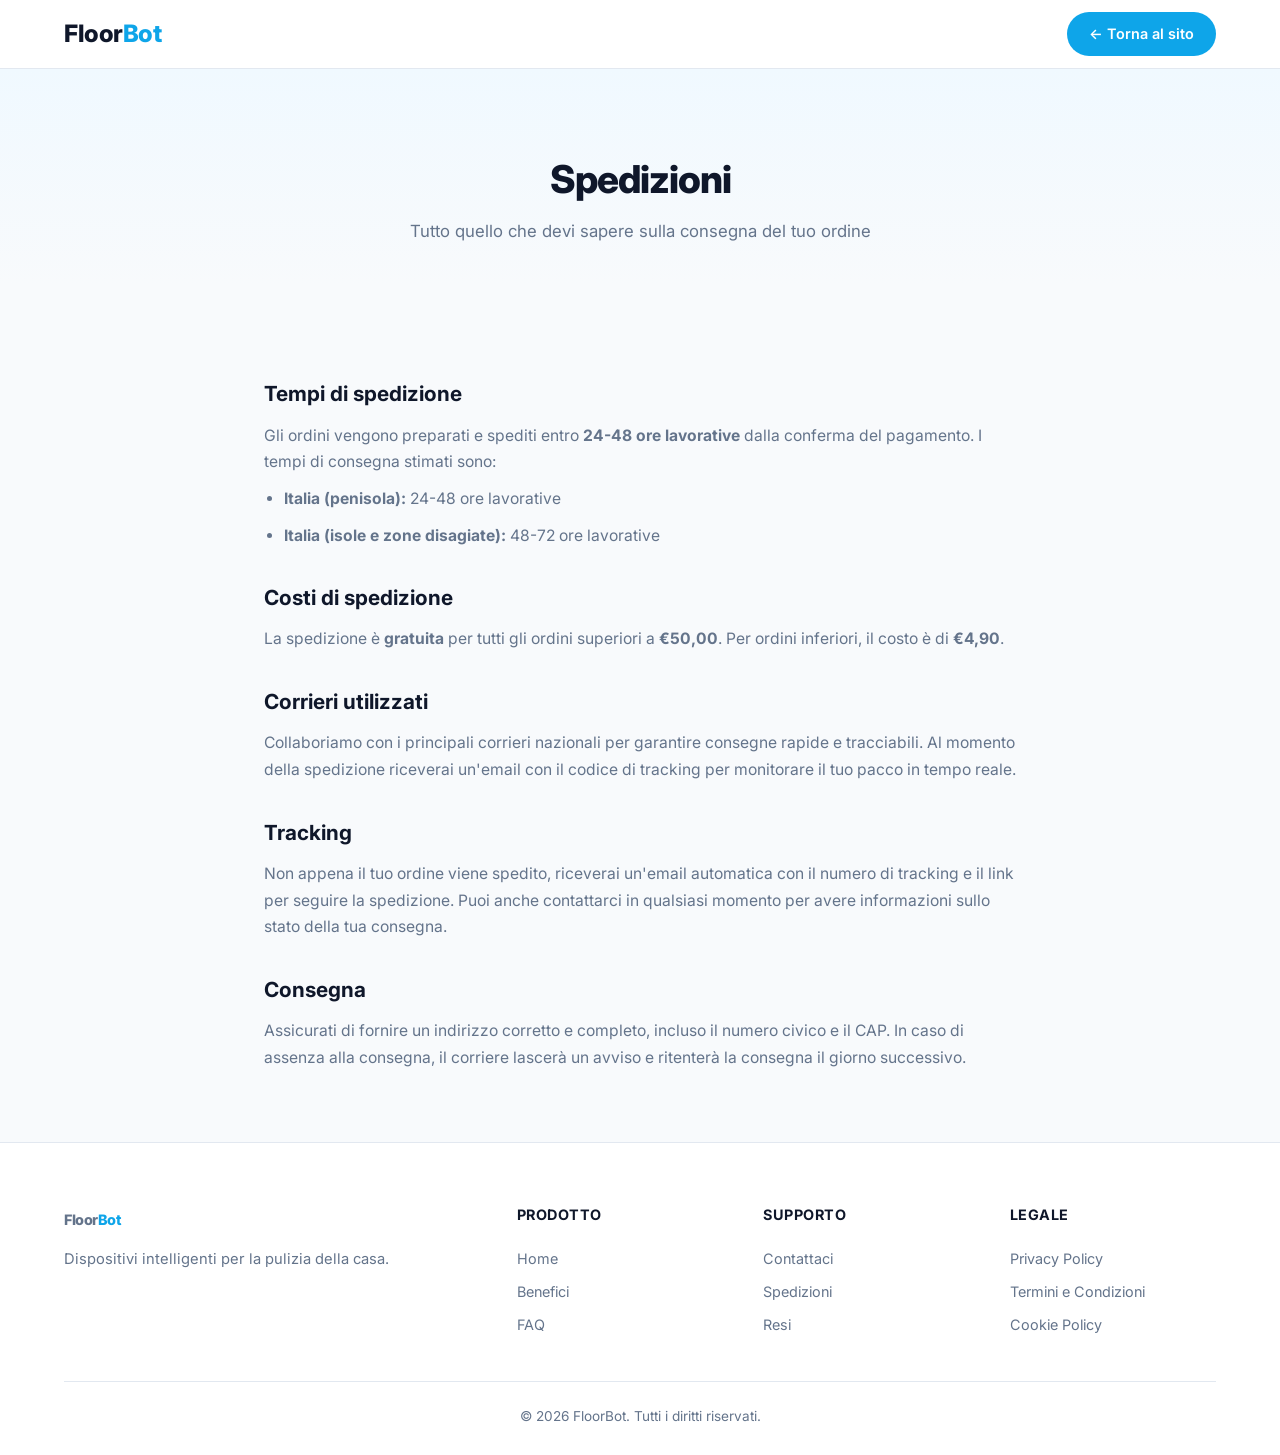
<file: spedizioni.html>
<!DOCTYPE html>
<html lang="it">
<head>
  <meta charset="UTF-8">
  <meta name="viewport" content="width=device-width, initial-scale=1.0">
  <title>Spedizioni | FloorBot Pro</title>
  <link rel="preconnect" href="https://fonts.googleapis.com">
  <link href="https://fonts.googleapis.com/css2?family=Inter:wght@400;500;600;700;800&display=swap" rel="stylesheet">
  <link rel="stylesheet" href="css/style.css">
</head>
<body>
  <header class="header">
    <div class="container header-inner">
      <a href="/" class="logo">Floor<span>Bot</span></a>
      <a href="/" class="nav-cta">← Torna al sito</a>
    </div>
  </header>

  <section class="page-header">
    <div class="container">
      <h1>Spedizioni</h1>
      <p>Tutto quello che devi sapere sulla consegna del tuo ordine</p>
    </div>
  </section>

  <section class="page-content">
    <div class="container">
      <h2>Tempi di spedizione</h2>
      <p>Gli ordini vengono preparati e spediti entro <strong>24-48 ore lavorative</strong> dalla conferma del pagamento. I tempi di consegna stimati sono:</p>
      <ul>
        <li><strong>Italia (penisola):</strong> 24-48 ore lavorative</li>
        <li><strong>Italia (isole e zone disagiate):</strong> 48-72 ore lavorative</li>
      </ul>

      <h2>Costi di spedizione</h2>
      <p>La spedizione è <strong>gratuita</strong> per tutti gli ordini superiori a <strong>€50,00</strong>. Per ordini inferiori, il costo è di <strong>€4,90</strong>.</p>

      <h2>Corrieri utilizzati</h2>
      <p>Collaboriamo con i principali corrieri nazionali per garantire consegne rapide e tracciabili. Al momento della spedizione riceverai un'email con il codice di tracking per monitorare il tuo pacco in tempo reale.</p>

      <h2>Tracking</h2>
      <p>Non appena il tuo ordine viene spedito, riceverai un'email automatica con il numero di tracking e il link per seguire la spedizione. Puoi anche contattarci in qualsiasi momento per avere informazioni sullo stato della tua consegna.</p>

      <h2>Consegna</h2>
      <p>Assicurati di fornire un indirizzo corretto e completo, incluso il numero civico e il CAP. In caso di assenza alla consegna, il corriere lascerà un avviso e ritenterà la consegna il giorno successivo.</p>
    </div>
  </section>

  <footer class="footer">
    <div class="container">
      <div class="footer-grid">
        <div class="footer-brand"><a href="/" class="logo">Floor<span>Bot</span></a><p>Dispositivi intelligenti per la pulizia della casa.</p></div>
        <div><h4>Prodotto</h4><a href="/">Home</a><a href="/#benefici">Benefici</a><a href="/#faq">FAQ</a></div>
        <div><h4>Supporto</h4><a href="contatti.html">Contattaci</a><a href="spedizioni.html">Spedizioni</a><a href="resi.html">Resi</a></div>
        <div><h4>Legale</h4><a href="privacy.html">Privacy Policy</a><a href="termini.html">Termini e Condizioni</a><a href="cookie.html">Cookie Policy</a></div>
      </div>
      <div class="footer-bottom">© 2026 FloorBot. Tutti i diritti riservati.</div>
    </div>
  </footer>
</body>
</html>
</file>
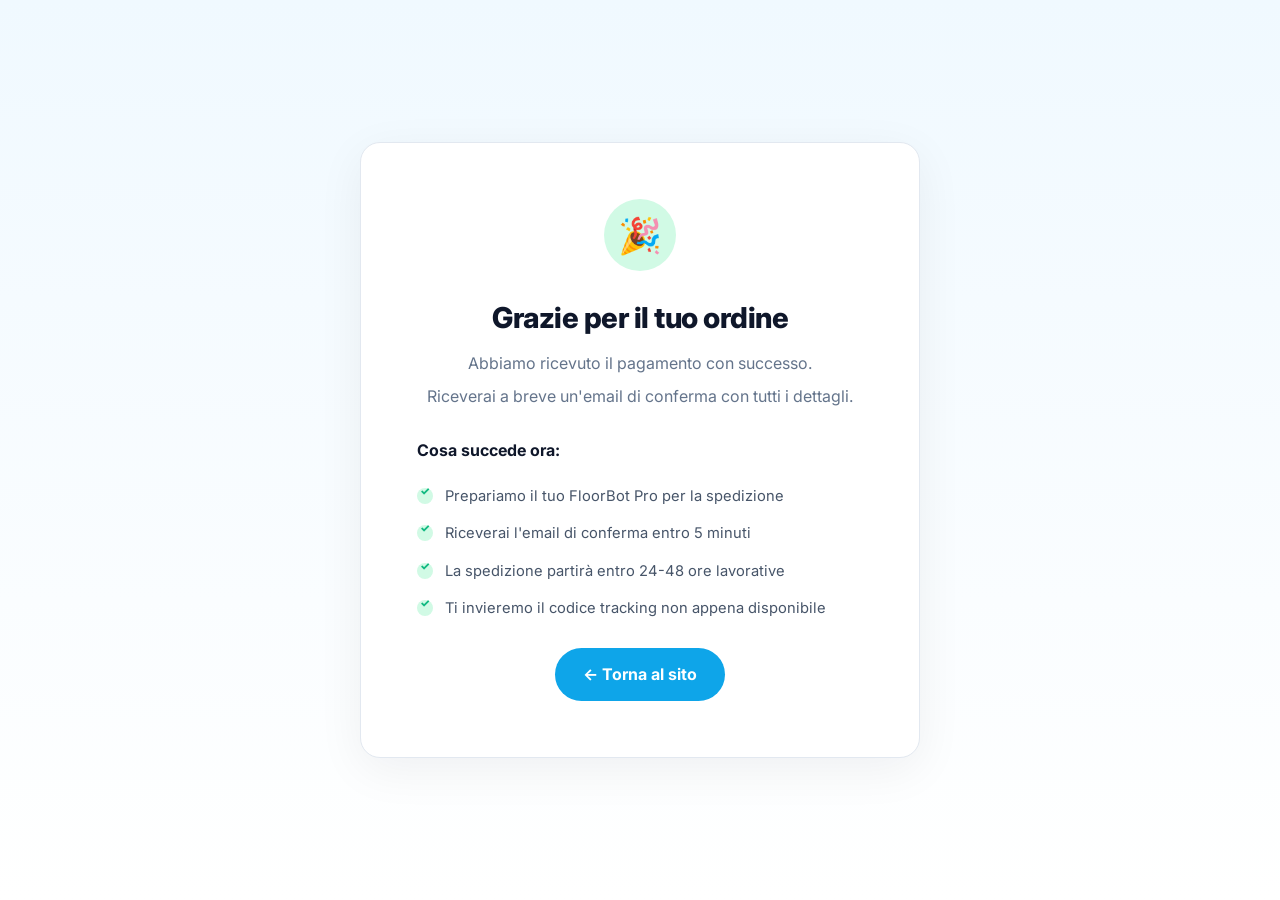
<file: success.html>
<!DOCTYPE html>
<html lang="it">
<head>
  <meta charset="UTF-8">
  <meta name="viewport" content="width=device-width, initial-scale=1.0">
  <title>Ordine Confermato | FloorBot Pro</title>
  <link rel="preconnect" href="https://fonts.googleapis.com">
  <link href="https://fonts.googleapis.com/css2?family=Inter:wght@400;500;600;700;800&display=swap" rel="stylesheet">
  <link rel="stylesheet" href="css/style.css">
  <style>
    .success-page { min-height: 100vh; display: flex; align-items: center; justify-content: center; background: linear-gradient(180deg, #f0f9ff 0%, #fff 100%); padding: 40px 20px; }
    .success-card { background: #fff; padding: 56px; border-radius: 20px; box-shadow: 0 12px 48px rgba(15,23,42,0.06); text-align: center; max-width: 560px; width: 100%; border: 1px solid #e2e8f0; }
    .success-icon { width: 72px; height: 72px; background: #d1fae5; border-radius: 50%; display: flex; align-items: center; justify-content: center; font-size: 2.2rem; margin: 0 auto 24px; }
    .success-card h1 { font-size: 1.8rem; font-weight: 800; margin-bottom: 10px; color: #0f172a; letter-spacing: -0.5px; }
    .success-card p { color: #64748b; margin-bottom: 8px; font-size: 1rem; line-height: 1.6; }
    .success-card .order-id { background: #f1f5f9; padding: 10px 18px; border-radius: 10px; font-family: ui-monospace, monospace; font-size: 0.88rem; margin: 18px 0; display: inline-block; color: #334155; border: 1px solid #e2e8f0; }
    .success-card .cta { display: inline-block; background: #0ea5e9; color: #fff; padding: 14px 28px; border-radius: 50px; text-decoration: none; font-weight: 700; margin-top: 20px; transition: all 0.25s ease; }
    .success-card .cta:hover { background: #0284c7; transform: translateY(-1px); }
    .next-steps { margin-top: 28px; text-align: left; }
    .next-steps h3 { font-size: 1rem; margin-bottom: 14px; color: #0f172a; font-weight: 700; }
    .next-steps ul { list-style: none; }
    .next-steps li { padding: 7px 0; padding-left: 28px; position: relative; color: #475569; font-size: 0.92rem; }
    .next-steps li::before { content: ""; position: absolute; left: 0; top: 10px; width: 16px; height: 16px; background: #d1fae5; border-radius: 50%; }
    .next-steps li::after { content: "✓"; position: absolute; left: 3px; top: 5px; color: #10b981; font-weight: 800; font-size: 0.7rem; }
    @media (max-width: 600px) { .success-card { padding: 36px 24px; } }
  </style>
</head>
<body>
  <div class="success-page">
    <div class="success-card">
      <div class="success-icon">🎉</div>
      <h1>Grazie per il tuo ordine</h1>
      <p>Abbiamo ricevuto il pagamento con successo.</p>
      <p>Riceverai a breve un'email di conferma con tutti i dettagli.</p>
      <div class="order-id" id="orderRef">Ordine: <span id="sessionId">...</span></div>

      <div class="next-steps">
        <h3>Cosa succede ora:</h3>
        <ul>
          <li>Prepariamo il tuo FloorBot Pro per la spedizione</li>
          <li>Riceverai l'email di conferma entro 5 minuti</li>
          <li>La spedizione partirà entro 24-48 ore lavorative</li>
          <li>Ti invieremo il codice tracking non appena disponibile</li>
        </ul>
      </div>

      <a href="/" class="cta">← Torna al sito</a>
    </div>
  </div>

  <script>
    const params = new URLSearchParams(window.location.search);
    const sessionId = params.get('session_id') || params.get('order_id');
    if (sessionId) {
      document.getElementById('sessionId').textContent = sessionId.substring(0, 20) + '...';
    } else {
      document.getElementById('orderRef').style.display = 'none';
    }
  </script>
</body>
</html>
</file>
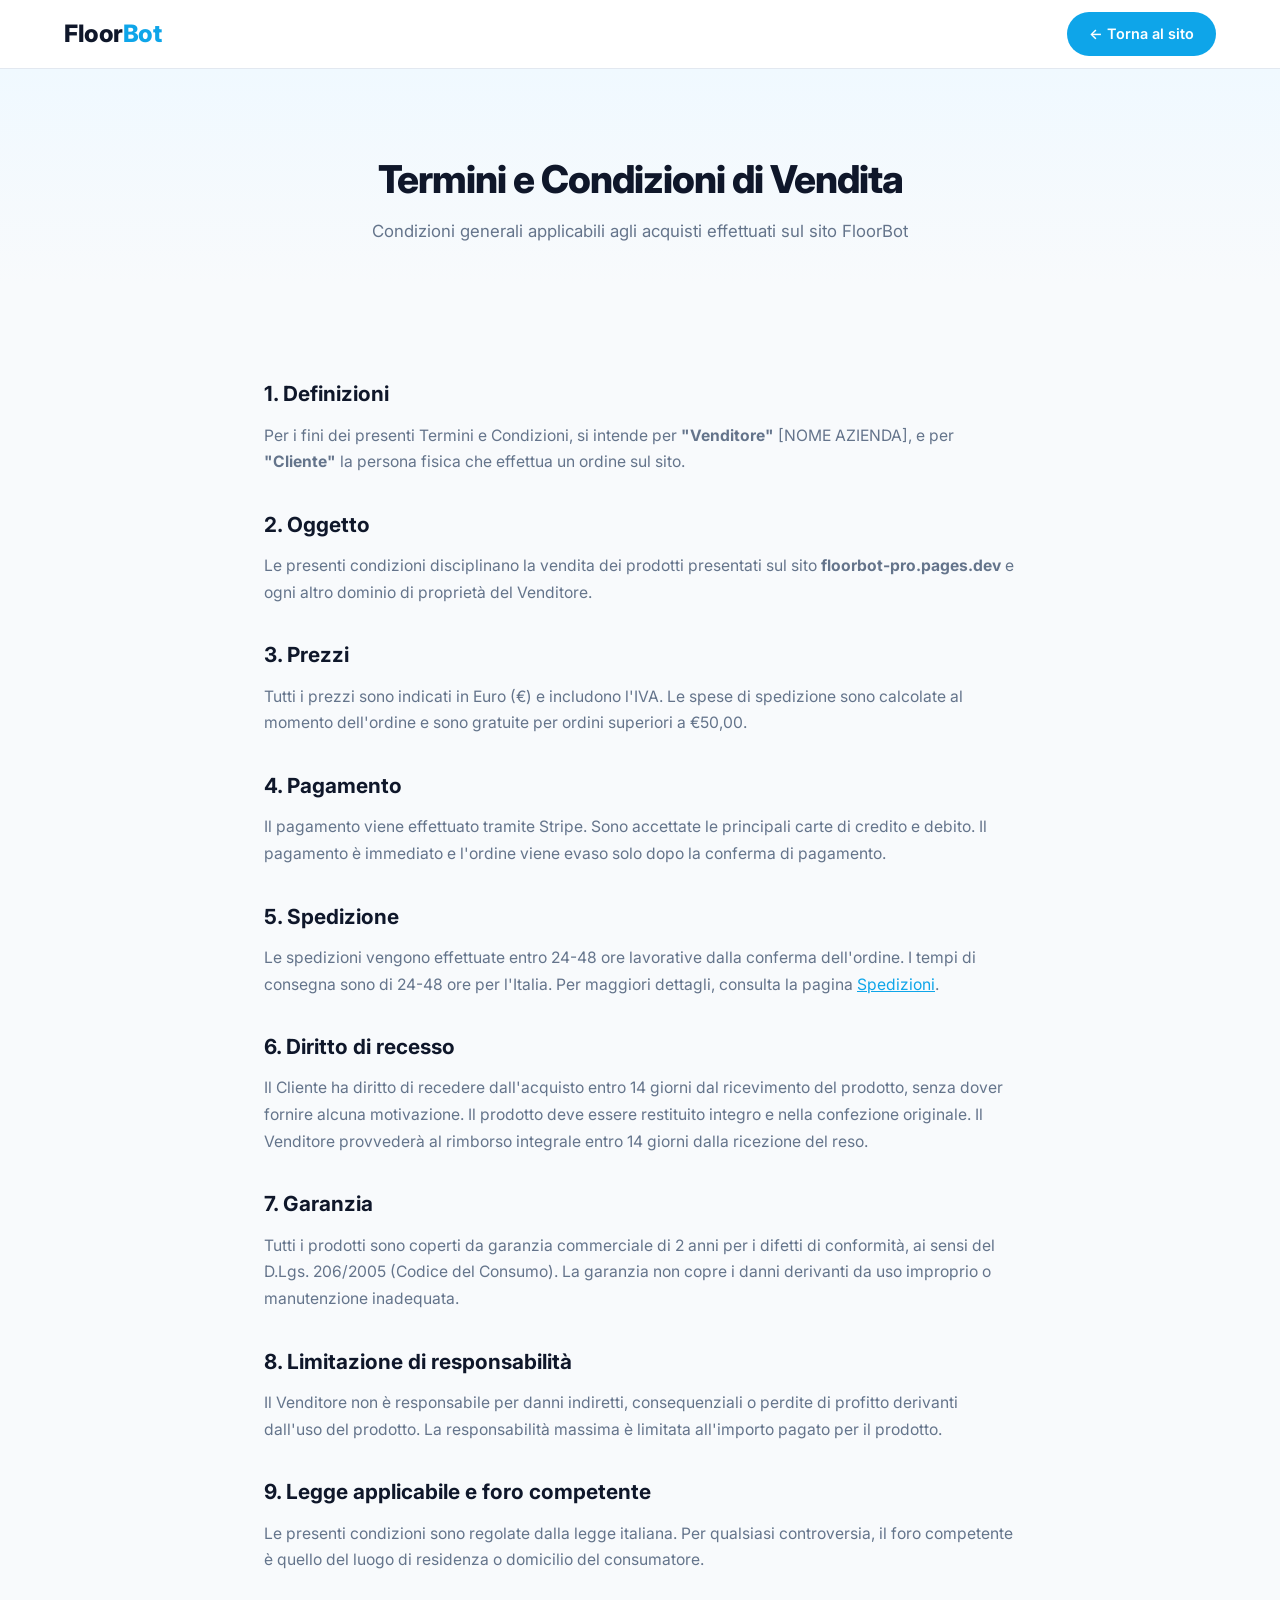
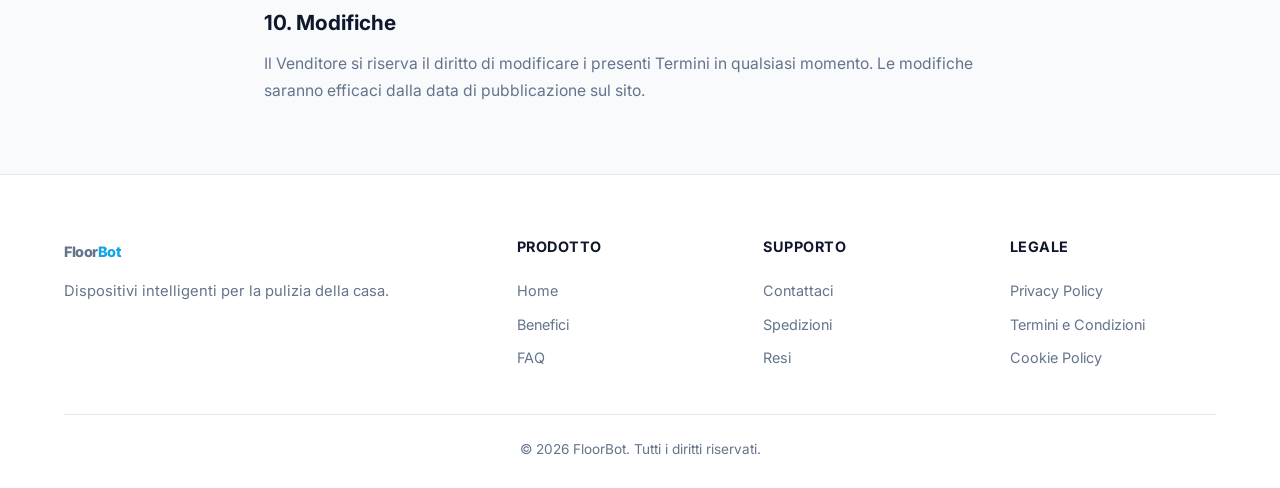
<file: termini.html>
<!DOCTYPE html>
<html lang="it">
<head>
  <meta charset="UTF-8">
  <meta name="viewport" content="width=device-width, initial-scale=1.0">
  <title>Termini e Condizioni | FloorBot Pro</title>
  <link rel="preconnect" href="https://fonts.googleapis.com">
  <link href="https://fonts.googleapis.com/css2?family=Inter:wght@400;500;600;700;800&display=swap" rel="stylesheet">
  <link rel="stylesheet" href="css/style.css">
</head>
<body>
  <header class="header">
    <div class="container header-inner">
      <a href="/" class="logo">Floor<span>Bot</span></a>
      <a href="/" class="nav-cta">← Torna al sito</a>
    </div>
  </header>

  <section class="page-header">
    <div class="container">
      <h1>Termini e Condizioni di Vendita</h1>
      <p>Condizioni generali applicabili agli acquisti effettuati sul sito FloorBot</p>
    </div>
  </section>

  <section class="page-content">
    <div class="container">
      <h2>1. Definizioni</h2>
      <p>Per i fini dei presenti Termini e Condizioni, si intende per <strong>"Venditore"</strong> [NOME AZIENDA], e per <strong>"Cliente"</strong> la persona fisica che effettua un ordine sul sito.</p>

      <h2>2. Oggetto</h2>
      <p>Le presenti condizioni disciplinano la vendita dei prodotti presentati sul sito <strong>floorbot-pro.pages.dev</strong> e ogni altro dominio di proprietà del Venditore.</p>

      <h2>3. Prezzi</h2>
      <p>Tutti i prezzi sono indicati in Euro (€) e includono l'IVA. Le spese di spedizione sono calcolate al momento dell'ordine e sono gratuite per ordini superiori a €50,00.</p>

      <h2>4. Pagamento</h2>
      <p>Il pagamento viene effettuato tramite Stripe. Sono accettate le principali carte di credito e debito. Il pagamento è immediato e l'ordine viene evaso solo dopo la conferma di pagamento.</p>

      <h2>5. Spedizione</h2>
      <p>Le spedizioni vengono effettuate entro 24-48 ore lavorative dalla conferma dell'ordine. I tempi di consegna sono di 24-48 ore per l'Italia. Per maggiori dettagli, consulta la pagina <a href="spedizioni.html">Spedizioni</a>.</p>

      <h2>6. Diritto di recesso</h2>
      <p>Il Cliente ha diritto di recedere dall'acquisto entro 14 giorni dal ricevimento del prodotto, senza dover fornire alcuna motivazione. Il prodotto deve essere restituito integro e nella confezione originale. Il Venditore provvederà al rimborso integrale entro 14 giorni dalla ricezione del reso.</p>

      <h2>7. Garanzia</h2>
      <p>Tutti i prodotti sono coperti da garanzia commerciale di 2 anni per i difetti di conformità, ai sensi del D.Lgs. 206/2005 (Codice del Consumo). La garanzia non copre i danni derivanti da uso improprio o manutenzione inadequata.</p>

      <h2>8. Limitazione di responsabilità</h2>
      <p>Il Venditore non è responsabile per danni indiretti, consequenziali o perdite di profitto derivanti dall'uso del prodotto. La responsabilità massima è limitata all'importo pagato per il prodotto.</p>

      <h2>9. Legge applicabile e foro competente</h2>
      <p>Le presenti condizioni sono regolate dalla legge italiana. Per qualsiasi controversia, il foro competente è quello del luogo di residenza o domicilio del consumatore.</p>

      <h2>10. Modifiche</h2>
      <p>Il Venditore si riserva il diritto di modificare i presenti Termini in qualsiasi momento. Le modifiche saranno efficaci dalla data di pubblicazione sul sito.</p>
    </div>
  </section>

  <footer class="footer">
    <div class="container">
      <div class="footer-grid">
        <div class="footer-brand"><a href="/" class="logo">Floor<span>Bot</span></a><p>Dispositivi intelligenti per la pulizia della casa.</p></div>
        <div><h4>Prodotto</h4><a href="/">Home</a><a href="/#benefici">Benefici</a><a href="/#faq">FAQ</a></div>
        <div><h4>Supporto</h4><a href="contatti.html">Contattaci</a><a href="spedizioni.html">Spedizioni</a><a href="resi.html">Resi</a></div>
        <div><h4>Legale</h4><a href="privacy.html">Privacy Policy</a><a href="termini.html">Termini e Condizioni</a><a href="cookie.html">Cookie Policy</a></div>
      </div>
      <div class="footer-bottom">© 2026 FloorBot. Tutti i diritti riservati.</div>
    </div>
  </footer>
</body>
</html>
</file>
<file: css/style.css>
/* ============================================================
   VetroBot Pro — Stylesheet
   ============================================================ */

:root {
  --primary: #0ea5e9;
  --primary-dark: #0284c7;
  --accent: #10b981;
  --bg: #f8fafc;
  --surface: #ffffff;
  --text: #0f172a;
  --text-light: #64748b;
  --border: #e2e8f0;
  --shadow: 0 4px 24px rgba(15,23,42,0.06);
  --radius: 16px;
  --radius-sm: 10px;
  --max-width: 1200px;
  --font: 'Inter', system-ui, -apple-system, sans-serif;
}

* { margin: 0; padding: 0; box-sizing: border-box; }

html { scroll-behavior: smooth; }

body {
  font-family: var(--font);
  background: var(--bg);
  color: var(--text);
  line-height: 1.6;
  -webkit-font-smoothing: antialiased;
}

.container {
  max-width: var(--max-width);
  margin: 0 auto;
  padding: 0 24px;
}

/* ---------- Header ---------- */
.header {
  position: sticky;
  top: 0;
  z-index: 100;
  background: rgba(255,255,255,0.92);
  backdrop-filter: blur(12px);
  border-bottom: 1px solid var(--border);
}

.header-inner {
  display: flex;
  align-items: center;
  justify-content: space-between;
  height: 68px;
}

.logo {
  font-size: 1.5rem;
  font-weight: 800;
  color: var(--text);
  text-decoration: none;
  letter-spacing: -0.5px;
}

.logo span { color: var(--primary); }

.nav-cta {
  background: var(--primary);
  color: #fff;
  padding: 10px 22px;
  border-radius: 50px;
  font-weight: 600;
  font-size: 0.9rem;
  text-decoration: none;
  border: none;
  cursor: pointer;
  transition: all 0.25s ease;
}

.nav-cta:hover { background: var(--primary-dark); transform: translateY(-1px); }

/* ---------- Deploy Banner ---------- */
.deploy-banner {
  background: #fef3c7;
  color: #92400e;
  padding: 10px 24px;
  font-size: 0.85rem;
  text-align: center;
  display: none;
}

.deploy-banner.visible { display: block; }

.deploy-banner a { color: #92400e; font-weight: 600; margin-left: 8px; }

/* ---------- Hero ---------- */
.hero {
  padding: 80px 0 60px;
  background: linear-gradient(180deg, #f0f9ff 0%, var(--bg) 100%);
}

.hero-grid {
  display: grid;
  grid-template-columns: 1fr 1fr;
  gap: 60px;
  align-items: center;
}

.hero-badge {
  display: inline-block;
  background: #dbeafe;
  color: #1e40af;
  padding: 6px 14px;
  border-radius: 50px;
  font-size: 0.78rem;
  font-weight: 700;
  text-transform: uppercase;
  letter-spacing: 0.5px;
  margin-bottom: 18px;
}

.hero h1 {
  font-size: 3rem;
  font-weight: 800;
  line-height: 1.1;
  letter-spacing: -1.5px;
  margin-bottom: 18px;
}

.hero-sub {
  font-size: 1.1rem;
  color: var(--text-light);
  margin-bottom: 28px;
  max-width: 480px;
}

.hero-price {
  display: flex;
  align-items: baseline;
  gap: 14px;
  margin-bottom: 28px;
}

.price-current {
  font-size: 2.4rem;
  font-weight: 800;
  color: var(--primary);
}

.price-old {
  font-size: 1.3rem;
  color: var(--text-light);
  text-decoration: line-through;
}

.price-save {
  background: #fee2e2;
  color: #b91c1c;
  padding: 4px 12px;
  border-radius: 50px;
  font-size: 0.8rem;
  font-weight: 700;
}

.hero-cta {
  background: var(--primary);
  color: #fff;
  padding: 16px 36px;
  border-radius: 50px;
  font-size: 1.05rem;
  font-weight: 700;
  border: none;
  cursor: pointer;
  transition: all 0.25s ease;
  box-shadow: 0 8px 24px rgba(14,165,233,0.3);
}

.hero-cta:hover {
  background: var(--primary-dark);
  transform: translateY(-2px);
  box-shadow: 0 12px 32px rgba(14,165,233,0.35);
}

.hero-img img {
  width: 100%;
  border-radius: var(--radius);
  box-shadow: var(--shadow);
}

/* ---------- Trust ---------- */
.trust {
  padding: 28px 0;
  background: var(--surface);
  border-top: 1px solid var(--border);
  border-bottom: 1px solid var(--border);
}

.trust-grid {
  display: grid;
  grid-template-columns: repeat(4, 1fr);
  gap: 24px;
}

.trust-item {
  display: flex;
  align-items: center;
  gap: 10px;
  font-size: 0.9rem;
  font-weight: 600;
  color: var(--text-light);
}

.trust-icon { font-size: 1.3rem; }

/* ---------- Sections ---------- */
.benefits, .description, .gallery, .reviews, .faq, .checkout-section {
  padding: 80px 0;
}

.section-title {
  font-size: 2.2rem;
  font-weight: 800;
  text-align: center;
  letter-spacing: -1px;
  margin-bottom: 10px;
}

.section-sub {
  text-align: center;
  color: var(--text-light);
  font-size: 1.05rem;
  margin-bottom: 48px;
}

/* ---------- Benefits ---------- */
.benefits-grid {
  display: grid;
  grid-template-columns: repeat(3, 1fr);
  gap: 28px;
}

.benefit-card {
  background: var(--surface);
  padding: 32px;
  border-radius: var(--radius);
  border: 1px solid var(--border);
  transition: all 0.25s ease;
}

.benefit-card:hover {
  transform: translateY(-4px);
  box-shadow: var(--shadow);
}

.benefit-icon {
  width: 48px;
  height: 48px;
  background: #eff6ff;
  border-radius: 12px;
  display: flex;
  align-items: center;
  justify-content: center;
  font-size: 1.5rem;
  margin-bottom: 16px;
}

.benefit-card h3 {
  font-size: 1.1rem;
  font-weight: 700;
  margin-bottom: 8px;
}

.benefit-card p {
  font-size: 0.92rem;
  color: var(--text-light);
  line-height: 1.55;
}

/* ---------- Description ---------- */
.desc-grid {
  display: grid;
  grid-template-columns: 1fr 1fr;
  gap: 60px;
  align-items: center;
  margin-bottom: 80px;
}

.desc-grid.reverse { direction: rtl; }
.desc-grid.reverse > * { direction: ltr; }

.desc-content h2 {
  font-size: 1.8rem;
  font-weight: 800;
  letter-spacing: -0.5px;
  margin-bottom: 16px;
}

.desc-content p {
  color: var(--text-light);
  margin-bottom: 14px;
  font-size: 0.98rem;
}

.desc-content ul {
  list-style: none;
  margin-top: 16px;
}

.desc-content li {
  padding: 6px 0 6px 28px;
  position: relative;
  font-size: 0.95rem;
}

.desc-content li::before {
  content: "✓";
  position: absolute;
  left: 0;
  color: var(--accent);
  font-weight: 800;
}

.desc-img img {
  width: 100%;
  border-radius: var(--radius);
  box-shadow: var(--shadow);
}

/* ---------- Gallery ---------- */
.gallery-grid {
  display: grid;
  grid-template-columns: repeat(3, 1fr);
  gap: 20px;
}

.gallery-item img {
  width: 100%;
  border-radius: var(--radius-sm);
  box-shadow: var(--shadow);
  transition: transform 0.3s ease;
}

.gallery-item img:hover { transform: scale(1.02); }

/* ---------- Reviews ---------- */
.reviews-grid {
  display: grid;
  grid-template-columns: repeat(3, 1fr);
  gap: 24px;
}

.review-card {
  background: var(--surface);
  padding: 28px;
  border-radius: var(--radius);
  border: 1px solid var(--border);
}

.stars { color: #f59e0b; font-size: 1.1rem; margin-bottom: 12px; }

.review-text {
  font-size: 0.95rem;
  color: var(--text-light);
  line-height: 1.6;
  margin-bottom: 16px;
  font-style: italic;
}

.review-author {
  font-weight: 700;
  font-size: 0.9rem;
}

.review-verified {
  font-size: 0.8rem;
  color: var(--accent);
  margin-top: 4px;
}

/* ---------- FAQ ---------- */
.faq-list { max-width: 800px; margin: 0 auto; }

.faq-item {
  background: var(--surface);
  border: 1px solid var(--border);
  border-radius: var(--radius-sm);
  margin-bottom: 12px;
  overflow: hidden;
}

.faq-question {
  display: flex;
  justify-content: space-between;
  align-items: center;
  padding: 20px 24px;
  cursor: pointer;
  font-weight: 600;
  font-size: 1rem;
  user-select: none;
}

.faq-toggle {
  font-size: 1.4rem;
  color: var(--primary);
  transition: transform 0.2s ease;
}

.faq-item.open .faq-toggle { transform: rotate(45deg); }

.faq-answer {
  max-height: 0;
  overflow: hidden;
  transition: max-height 0.3s ease, padding 0.3s ease;
  padding: 0 24px;
  color: var(--text-light);
  font-size: 0.95rem;
  line-height: 1.6;
}

.faq-item.open .faq-answer {
  max-height: 400px;
  padding: 0 24px 20px;
}

/* ---------- Checkout ---------- */
.checkout-section { background: linear-gradient(180deg, var(--bg) 0%, #fff 100%); }

.checkout-grid {
  display: grid;
  grid-template-columns: 380px 1fr;
  gap: 48px;
  align-items: start;
}

.checkout-product {
  background: var(--surface);
  padding: 32px;
  border-radius: var(--radius);
  border: 1px solid var(--border);
  position: sticky;
  top: 100px;
}

.checkout-product img {
  width: 100%;
  border-radius: var(--radius-sm);
  margin-bottom: 16px;
}

.checkout-product h3 {
  font-size: 1.1rem;
  font-weight: 700;
  text-align: center;
}

.guarantee-box {
  background: #f0fdf4;
  border: 1px solid #bbf7d0;
  border-radius: var(--radius-sm);
  padding: 20px;
  text-align: center;
  margin-top: 20px;
}

.guarantee-box .icon { font-size: 1.8rem; margin-bottom: 6px; }

.guarantee-box h4 { font-size: 0.9rem; font-weight: 700; margin-bottom: 4px; }

.guarantee-box p { font-size: 0.85rem; color: var(--text-light); }

.checkout-form {
  background: var(--surface);
  padding: 36px;
  border-radius: var(--radius);
  border: 1px solid var(--border);
}

.checkout-form h2 {
  font-size: 1.4rem;
  font-weight: 800;
  margin-bottom: 6px;
}

.checkout-form > p {
  color: var(--text-light);
  font-size: 0.95rem;
  margin-bottom: 24px;
}

/* ---------- Form ---------- */
.form-group { margin-bottom: 18px; }

.form-group label {
  display: block;
  font-size: 0.85rem;
  font-weight: 600;
  margin-bottom: 6px;
  color: var(--text);
}

.form-group input,
.form-group textarea {
  width: 100%;
  padding: 12px 14px;
  border: 1px solid var(--border);
  border-radius: var(--radius-sm);
  font-family: var(--font);
  font-size: 0.95rem;
  transition: border-color 0.2s ease;
}

.form-group input:focus,
.form-group textarea:focus {
  outline: none;
  border-color: var(--primary);
  box-shadow: 0 0 0 3px rgba(14,165,233,0.1);
}

.form-row {
  display: grid;
  grid-template-columns: repeat(2, 1fr);
  gap: 16px;
}

.form-row.three { grid-template-columns: repeat(3, 1fr); }

.qty-selector {
  display: flex;
  align-items: center;
  gap: 0;
  border: 1px solid var(--border);
  border-radius: var(--radius-sm);
  width: fit-content;
  overflow: hidden;
}

.qty-btn {
  width: 40px;
  height: 40px;
  background: #f8fafc;
  border: none;
  font-size: 1.2rem;
  cursor: pointer;
  color: var(--text);
  transition: background 0.2s;
}

.qty-btn:hover { background: #e2e8f0; }

.qty-input {
  width: 50px;
  height: 40px;
  border: none;
  text-align: center;
  font-weight: 700;
  font-size: 1rem;
  -moz-appearance: textfield;
}

.qty-input::-webkit-outer-spin-button,
.qty-input::-webkit-inner-spin-button { -webkit-appearance: none; margin: 0; }

/* ---------- Summary ---------- */
.order-summary {
  background: #f8fafc;
  border-radius: var(--radius-sm);
  padding: 20px;
  margin: 24px 0;
}

.summary-row {
  display: flex;
  justify-content: space-between;
  padding: 8px 0;
  font-size: 0.95rem;
  color: var(--text-light);
}

.summary-row.total {
  border-top: 2px solid var(--border);
  margin-top: 8px;
  padding-top: 12px;
  font-weight: 800;
  font-size: 1.1rem;
  color: var(--text);
}

/* ---------- Buttons & Alerts ---------- */
.submit-btn {
  width: 100%;
  background: var(--primary);
  color: #fff;
  padding: 16px;
  border-radius: var(--radius-sm);
  font-size: 1.05rem;
  font-weight: 700;
  border: none;
  cursor: pointer;
  transition: all 0.25s ease;
  display: flex;
  align-items: center;
  justify-content: center;
  gap: 10px;
}

.submit-btn:hover { background: var(--primary-dark); }

.submit-btn:disabled { opacity: 0.6; cursor: not-allowed; }

.spinner {
  width: 18px;
  height: 18px;
  border: 2px solid rgba(255,255,255,0.3);
  border-top-color: #fff;
  border-radius: 50%;
  animation: spin 0.8s linear infinite;
  display: none;
}

@keyframes spin { to { transform: rotate(360deg); } }

.secure-note {
  text-align: center;
  font-size: 0.8rem;
  color: var(--text-light);
  margin-top: 14px;
}

.alert {
  display: none;
  align-items: center;
  gap: 10px;
  padding: 14px 18px;
  border-radius: var(--radius-sm);
  margin-bottom: 20px;
  font-size: 0.92rem;
}

.alert.error {
  background: #fef2f2;
  color: #b91c1c;
  border: 1px solid #fecaca;
}

.alert.success {
  background: #f0fdf4;
  color: #15803d;
  border: 1px solid #bbf7d0;
}

.order-saved-banner {
  display: none;
  align-items: center;
  gap: 10px;
  padding: 14px 18px;
  background: #f0fdf4;
  color: #15803d;
  border: 1px solid #bbf7d0;
  border-radius: var(--radius-sm);
  margin-bottom: 20px;
  font-size: 0.95rem;
  font-weight: 600;
}

.order-saved-banner.visible { display: flex; }

/* ---------- Footer ---------- */
.footer {
  background: var(--surface);
  border-top: 1px solid var(--border);
  padding: 60px 0 28px;
}

.footer-grid {
  display: grid;
  grid-template-columns: 2fr 1fr 1fr 1fr;
  gap: 40px;
  margin-bottom: 40px;
}

.footer-brand p {
  font-size: 0.92rem;
  color: var(--text-light);
  margin-top: 12px;
  line-height: 1.6;
}

.footer h4 {
  font-size: 0.9rem;
  font-weight: 700;
  margin-bottom: 16px;
  text-transform: uppercase;
  letter-spacing: 0.5px;
}

.footer a {
  display: block;
  color: var(--text-light);
  text-decoration: none;
  font-size: 0.9rem;
  padding: 5px 0;
  transition: color 0.2s;
}

.footer a:hover { color: var(--primary); }

.footer-bottom {
  text-align: center;
  font-size: 0.85rem;
  color: var(--text-light);
  padding-top: 24px;
  border-top: 1px solid var(--border);
}

/* ---------- Page Headers ---------- */
.page-header {
  background: linear-gradient(180deg, #f0f9ff 0%, var(--bg) 100%);
  padding: 80px 0 40px;
  text-align: center;
}

.page-header h1 {
  font-size: 2.4rem;
  font-weight: 800;
  letter-spacing: -1px;
  margin-bottom: 8px;
}

.page-header p {
  color: var(--text-light);
  font-size: 1.05rem;
}

.page-content {
  padding: 60px 0;
  max-width: 800px;
  margin: 0 auto;
}

.page-content h2 {
  font-size: 1.3rem;
  font-weight: 700;
  margin: 32px 0 12px;
}

.page-content p,
.page-content li {
  color: var(--text-light);
  font-size: 0.98rem;
  line-height: 1.7;
  margin-bottom: 10px;
}

.page-content ul { margin-left: 20px; margin-bottom: 16px; }

.page-content a { color: var(--primary); }

/* ---------- Contact Page ---------- */
.contact-grid {
  display: grid;
  grid-template-columns: 1fr 1fr;
  gap: 48px;
  align-items: start;
}

.contact-info h3 { font-size: 1.2rem; margin-bottom: 12px; }

.contact-item {
  display: flex;
  gap: 14px;
  padding: 14px 0;
  border-bottom: 1px solid var(--border);
}

.contact-icon { font-size: 1.4rem; }

/* ---------- Responsive ---------- */
@media (max-width: 900px) {
  .hero-grid,
  .desc-grid,
  .checkout-grid,
  .contact-grid {
    grid-template-columns: 1fr;
  }
  .benefits-grid,
  .reviews-grid,
  .gallery-grid {
    grid-template-columns: 1fr;
  }
  .trust-grid { grid-template-columns: repeat(2, 1fr); }
  .footer-grid { grid-template-columns: 1fr 1fr; }
  .hero h1 { font-size: 2.2rem; }
  .checkout-product { position: static; }
}

@media (max-width: 600px) {
  .form-row,
  .form-row.three { grid-template-columns: 1fr; }
  .trust-grid { grid-template-columns: 1fr 1fr; }
  .footer-grid { grid-template-columns: 1fr; }
  .hero { padding: 48px 0 36px; }
  .benefits, .description, .gallery, .reviews, .faq, .checkout-section { padding: 48px 0; }
}
</file>
